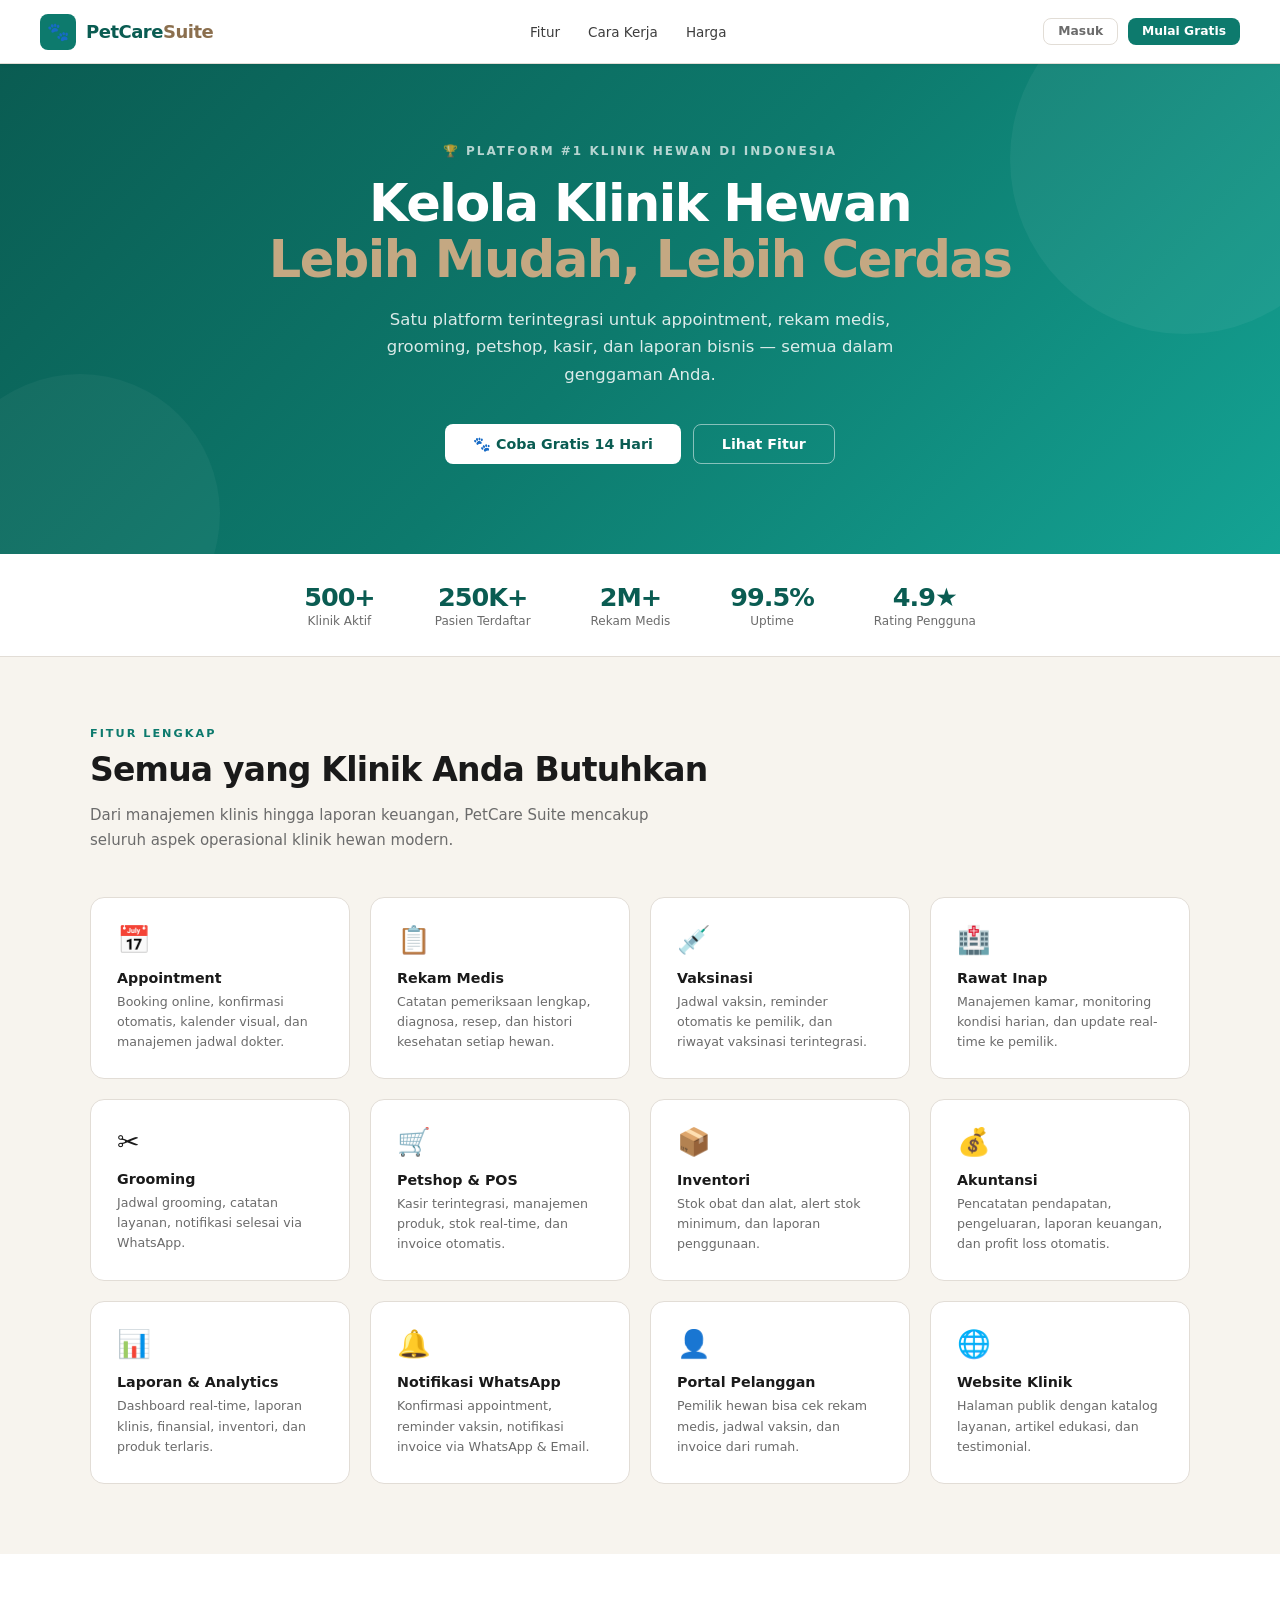
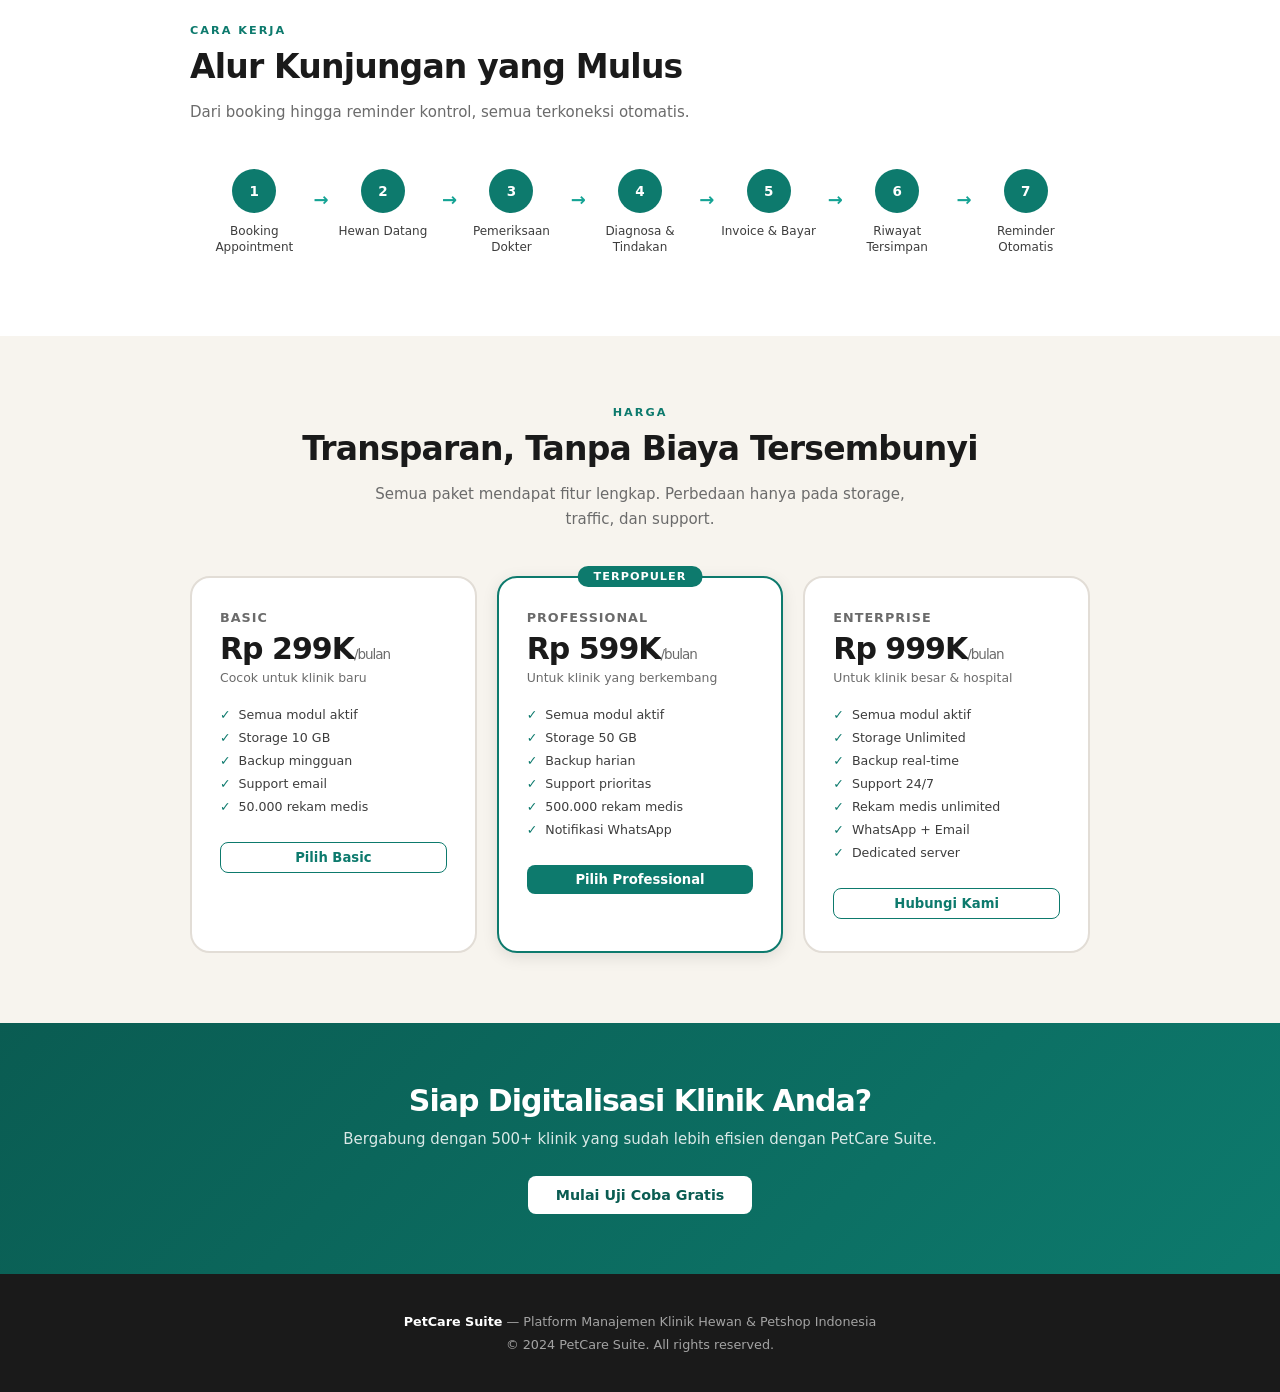
<file: petcare-suite (1).html>
<!DOCTYPE html>
<html lang="id">
<head>
<meta charset="UTF-8">
<meta name="viewport" content="width=device-width, initial-scale=1.0">
<title>PetCare Suite — Veterinary Management Platform</title>
<style>
  /* ===== DESIGN TOKENS ===== */
  :root {
    --teal-dark: #0a5c52;
    --teal: #0d7a6d;
    --teal-light: #14a394;
    --teal-pale: #e8f7f5;
    --teal-xpale: #f3fbfa;
    --sand: #f7f4ee;
    --sand-dark: #ede8de;
    --bark: #8b6f4e;
    --bark-light: #c4a882;
    --ink: #1a1a1a;
    --ink-mid: #3d3d3d;
    --ink-soft: #6b6b6b;
    --ink-muted: #9a9a9a;
    --white: #ffffff;
    --danger: #c0392b;
    --danger-light: #fdf0ef;
    --warn: #e67e22;
    --warn-light: #fef6ec;
    --success: #27ae60;
    --success-light: #edfbf3;
    --info: #2980b9;
    --info-light: #eef5fd;
    --border: #e2ddd6;
    --border-light: #f0ece6;
    --radius: 8px;
    --radius-lg: 14px;
    --radius-xl: 20px;
    --shadow-sm: 0 1px 3px rgba(0,0,0,0.08);
    --shadow: 0 4px 16px rgba(0,0,0,0.10);
    --shadow-lg: 0 12px 40px rgba(0,0,0,0.14);
    --sidebar-w: 240px;
  }

  * { box-sizing: border-box; margin: 0; padding: 0; }
  html { font-size: 15px; }
  body { font-family: 'Segoe UI', system-ui, -apple-system, sans-serif; background: var(--sand); color: var(--ink); min-height: 100vh; }

  /* ===== SCROLLBAR ===== */
  ::-webkit-scrollbar { width: 6px; }
  ::-webkit-scrollbar-track { background: transparent; }
  ::-webkit-scrollbar-thumb { background: var(--border); border-radius: 3px; }

  /* ===== PUBLIC PAGES ===== */
  #public-shell { display: flex; flex-direction: column; min-height: 100vh; }
  #public-shell.hidden, #app-shell.hidden { display: none !important; }
  #app-shell { display: flex; min-height: 100vh; }

  /* ===== NAV ===== */
  .pub-nav {
    background: var(--white);
    border-bottom: 1px solid var(--border);
    padding: 0 40px;
    height: 64px;
    display: flex;
    align-items: center;
    justify-content: space-between;
    position: sticky;
    top: 0;
    z-index: 100;
    box-shadow: var(--shadow-sm);
  }
  .pub-logo { display: flex; align-items: center; gap: 10px; text-decoration: none; }
  .pub-logo-icon { width: 36px; height: 36px; background: var(--teal); border-radius: 8px; display: flex; align-items: center; justify-content: center; font-size: 18px; }
  .pub-logo-text { font-size: 1.2rem; font-weight: 700; color: var(--teal-dark); letter-spacing: -0.5px; }
  .pub-logo-text span { color: var(--bark); }
  .pub-nav-links { display: flex; align-items: center; gap: 28px; }
  .pub-nav-links a { text-decoration: none; color: var(--ink-mid); font-size: 0.9rem; font-weight: 500; transition: color 0.15s; }
  .pub-nav-links a:hover { color: var(--teal); }
  .btn { display: inline-flex; align-items: center; justify-content: center; gap: 6px; padding: 8px 18px; border-radius: var(--radius); font-size: 0.88rem; font-weight: 600; cursor: pointer; border: none; text-decoration: none; transition: all 0.15s; line-height: 1; }
  .btn-primary { background: var(--teal); color: var(--white); }
  .btn-primary:hover { background: var(--teal-dark); }
  .btn-outline { background: transparent; color: var(--teal); border: 1.5px solid var(--teal); }
  .btn-outline:hover { background: var(--teal-pale); }
  .btn-sm { padding: 6px 14px; font-size: 0.82rem; }
  .btn-lg { padding: 12px 28px; font-size: 0.95rem; }
  .btn-danger { background: var(--danger); color: #fff; }
  .btn-danger:hover { background: #a93226; }
  .btn-ghost { background: transparent; color: var(--ink-soft); border: 1px solid var(--border); }
  .btn-ghost:hover { background: var(--sand); }
  .btn-success { background: var(--success); color: #fff; }

  /* ===== HERO ===== */
  .hero {
    background: linear-gradient(135deg, var(--teal-dark) 0%, var(--teal) 50%, var(--teal-light) 100%);
    color: white;
    padding: 80px 40px 90px;
    text-align: center;
    position: relative;
    overflow: hidden;
  }
  .hero::before {
    content: '';
    position: absolute;
    top: -80px; right: -80px;
    width: 350px; height: 350px;
    background: rgba(255,255,255,0.05);
    border-radius: 50%;
  }
  .hero::after {
    content: '';
    position: absolute;
    bottom: -100px; left: -60px;
    width: 280px; height: 280px;
    background: rgba(255,255,255,0.04);
    border-radius: 50%;
  }
  .hero-eyebrow { font-size: 0.8rem; font-weight: 700; letter-spacing: 2px; text-transform: uppercase; opacity: 0.7; margin-bottom: 18px; }
  .hero h1 { font-size: clamp(2.2rem, 5vw, 3.4rem); font-weight: 800; letter-spacing: -1.5px; line-height: 1.1; margin-bottom: 18px; }
  .hero h1 span { color: var(--bark-light); }
  .hero-sub { font-size: 1.1rem; opacity: 0.85; max-width: 560px; margin: 0 auto 36px; line-height: 1.65; }
  .hero-cta { display: flex; gap: 12px; justify-content: center; flex-wrap: wrap; }
  .btn-white { background: white; color: var(--teal-dark); font-weight: 700; }
  .btn-white:hover { background: var(--teal-xpale); }

  /* ===== STATS BAR ===== */
  .stats-bar { background: var(--white); border-bottom: 1px solid var(--border); padding: 28px 40px; display: flex; justify-content: center; gap: 60px; flex-wrap: wrap; }
  .stat-item { text-align: center; }
  .stat-num { font-size: 1.7rem; font-weight: 800; color: var(--teal-dark); letter-spacing: -1px; }
  .stat-label { font-size: 0.8rem; color: var(--ink-soft); margin-top: 2px; }

  /* ===== SECTIONS ===== */
  .section { padding: 70px 40px; }
  .section.bg-alt { background: var(--white); }
  .section-label { font-size: 0.75rem; font-weight: 700; letter-spacing: 2px; text-transform: uppercase; color: var(--teal); margin-bottom: 10px; }
  .section-title { font-size: clamp(1.6rem, 3vw, 2.2rem); font-weight: 800; color: var(--ink); letter-spacing: -0.8px; margin-bottom: 14px; }
  .section-sub { color: var(--ink-soft); font-size: 1rem; line-height: 1.65; max-width: 560px; margin-bottom: 44px; }
  .section-header { margin-bottom: 44px; }

  /* ===== FEATURE GRID ===== */
  .feature-grid { display: grid; grid-template-columns: repeat(auto-fill, minmax(240px, 1fr)); gap: 20px; max-width: 1100px; margin: 0 auto; }
  .feature-card { background: var(--white); border: 1px solid var(--border); border-radius: var(--radius-lg); padding: 26px; transition: all 0.2s; }
  .feature-card:hover { border-color: var(--teal-light); box-shadow: var(--shadow); transform: translateY(-2px); }
  .feature-icon { font-size: 1.8rem; margin-bottom: 14px; }
  .feature-title { font-size: 0.95rem; font-weight: 700; color: var(--ink); margin-bottom: 6px; }
  .feature-desc { font-size: 0.84rem; color: var(--ink-soft); line-height: 1.6; }

  /* ===== WORKFLOW ===== */
  .workflow { display: flex; align-items: flex-start; gap: 0; overflow-x: auto; padding-bottom: 10px; }
  .wf-step { flex: 1; min-width: 120px; text-align: center; position: relative; padding: 0 10px; }
  .wf-step:not(:last-child)::after { content: '→'; position: absolute; right: -10px; top: 20px; font-size: 1.2rem; color: var(--teal-light); font-weight: 700; }
  .wf-num { width: 44px; height: 44px; background: var(--teal); color: white; border-radius: 50%; display: flex; align-items: center; justify-content: center; font-weight: 700; font-size: 0.9rem; margin: 0 auto 10px; }
  .wf-label { font-size: 0.8rem; color: var(--ink-mid); font-weight: 500; line-height: 1.4; }

  /* ===== PRICING ===== */
  .pricing-grid { display: grid; grid-template-columns: repeat(3, 1fr); gap: 20px; max-width: 900px; margin: 0 auto; }
  .plan-card { border: 2px solid var(--border); border-radius: var(--radius-xl); padding: 32px 28px; background: var(--white); }
  .plan-card.featured { border-color: var(--teal); position: relative; box-shadow: var(--shadow); }
  .plan-badge { position: absolute; top: -12px; left: 50%; transform: translateX(-50%); background: var(--teal); color: white; padding: 4px 16px; border-radius: 20px; font-size: 0.75rem; font-weight: 700; letter-spacing: 1px; }
  .plan-name { font-size: 0.85rem; font-weight: 700; color: var(--ink-soft); text-transform: uppercase; letter-spacing: 1px; margin-bottom: 6px; }
  .plan-price { font-size: 2rem; font-weight: 800; color: var(--ink); letter-spacing: -1px; margin-bottom: 4px; }
  .plan-price span { font-size: 0.9rem; font-weight: 400; color: var(--ink-soft); }
  .plan-desc { font-size: 0.83rem; color: var(--ink-soft); margin-bottom: 22px; }
  .plan-features { list-style: none; margin-bottom: 28px; display: flex; flex-direction: column; gap: 8px; }
  .plan-features li { font-size: 0.84rem; color: var(--ink-mid); display: flex; align-items: center; gap: 8px; }
  .plan-features li::before { content: '✓'; color: var(--teal); font-weight: 700; flex-shrink: 0; }

  /* ===== FOOTER ===== */
  .pub-footer { background: var(--ink); color: rgba(255,255,255,0.6); padding: 40px; text-align: center; font-size: 0.85rem; margin-top: auto; }
  .pub-footer strong { color: white; }

  /* ===== LOGIN PAGE ===== */
  #login-page { display: flex; min-height: 100vh; }
  #login-page.hidden { display: none !important; }
  .login-left { flex: 1; background: linear-gradient(160deg, var(--teal-dark), var(--teal-light)); display: flex; flex-direction: column; justify-content: center; align-items: center; padding: 60px 40px; color: white; }
  .login-right { width: 480px; background: var(--white); display: flex; flex-direction: column; justify-content: center; padding: 60px 50px; }
  .login-brand { display: flex; align-items: center; gap: 12px; margin-bottom: 40px; }
  .login-brand-icon { width: 50px; height: 50px; background: rgba(255,255,255,0.15); border-radius: 12px; display: flex; align-items: center; justify-content: center; font-size: 24px; }
  .login-brand-name { font-size: 1.5rem; font-weight: 800; letter-spacing: -0.5px; }
  .login-left h2 { font-size: 2rem; font-weight: 800; letter-spacing: -1px; margin-bottom: 14px; text-align: center; }
  .login-left p { opacity: 0.8; text-align: center; line-height: 1.7; max-width: 340px; }
  .login-right h2 { font-size: 1.6rem; font-weight: 800; color: var(--ink); letter-spacing: -0.5px; margin-bottom: 6px; }
  .login-right p { color: var(--ink-soft); font-size: 0.9rem; margin-bottom: 36px; }
  .form-group { margin-bottom: 18px; }
  .form-label { display: block; font-size: 0.83rem; font-weight: 600; color: var(--ink-mid); margin-bottom: 6px; }
  .form-control { width: 100%; padding: 10px 14px; border: 1.5px solid var(--border); border-radius: var(--radius); font-size: 0.9rem; color: var(--ink); background: var(--white); transition: border-color 0.15s; outline: none; }
  .form-control:focus { border-color: var(--teal); }
  .form-select { width: 100%; padding: 10px 14px; border: 1.5px solid var(--border); border-radius: var(--radius); font-size: 0.9rem; color: var(--ink); background: var(--white); outline: none; cursor: pointer; }
  .form-select:focus { border-color: var(--teal); }
  .demo-accounts { background: var(--teal-xpale); border: 1px solid var(--teal-pale); border-radius: var(--radius); padding: 14px 16px; margin-bottom: 24px; }
  .demo-accounts p { font-size: 0.78rem; font-weight: 700; color: var(--teal-dark); margin-bottom: 8px; text-transform: uppercase; letter-spacing: 1px; }
  .demo-row { display: flex; align-items: center; justify-content: space-between; margin-bottom: 4px; }
  .demo-row span { font-size: 0.82rem; color: var(--ink-mid); }
  .demo-row .demo-badge { font-size: 0.72rem; padding: 2px 8px; border-radius: 20px; font-weight: 600; }
  .badge-owner { background: #fef0e6; color: #c05c00; }
  .badge-doctor { background: var(--info-light); color: var(--info); }
  .badge-staff { background: var(--success-light); color: var(--success); }
  .badge-customer { background: #f0e6fe; color: #6b21a8; }

  /* ===== APP SIDEBAR ===== */
  .app-sidebar { width: var(--sidebar-w); background: var(--teal-dark); display: flex; flex-direction: column; min-height: 100vh; position: sticky; top: 0; height: 100vh; overflow-y: auto; flex-shrink: 0; }
  .sidebar-logo { padding: 20px 18px; border-bottom: 1px solid rgba(255,255,255,0.1); display: flex; align-items: center; gap: 10px; }
  .sidebar-logo-icon { width: 32px; height: 32px; background: rgba(255,255,255,0.15); border-radius: 7px; display: flex; align-items: center; justify-content: center; font-size: 16px; flex-shrink: 0; }
  .sidebar-logo-text { font-size: 1rem; font-weight: 800; color: white; letter-spacing: -0.3px; }
  .sidebar-logo-text span { color: var(--bark-light); }
  .sidebar-user { padding: 14px 18px; border-bottom: 1px solid rgba(255,255,255,0.1); }
  .sidebar-user-name { font-size: 0.85rem; font-weight: 700; color: white; }
  .sidebar-user-role { font-size: 0.75rem; color: rgba(255,255,255,0.55); margin-top: 2px; }
  .sidebar-nav { padding: 12px 0; flex: 1; }
  .sidebar-section { padding: 16px 18px 6px; font-size: 0.68rem; font-weight: 700; text-transform: uppercase; letter-spacing: 1.5px; color: rgba(255,255,255,0.35); }
  .sidebar-item { display: flex; align-items: center; gap: 10px; padding: 9px 18px; color: rgba(255,255,255,0.75); font-size: 0.87rem; font-weight: 500; cursor: pointer; transition: all 0.15s; border-left: 3px solid transparent; text-decoration: none; }
  .sidebar-item:hover { background: rgba(255,255,255,0.08); color: white; }
  .sidebar-item.active { background: rgba(255,255,255,0.12); color: white; border-left-color: var(--bark-light); font-weight: 600; }
  .sidebar-item-icon { font-size: 1rem; width: 20px; text-align: center; flex-shrink: 0; }
  .sidebar-footer { padding: 14px 18px; border-top: 1px solid rgba(255,255,255,0.1); }
  .sidebar-footer a { display: flex; align-items: center; gap: 8px; color: rgba(255,255,255,0.6); font-size: 0.84rem; cursor: pointer; text-decoration: none; }
  .sidebar-footer a:hover { color: white; }

  /* ===== APP MAIN ===== */
  .app-main { flex: 1; min-width: 0; display: flex; flex-direction: column; }
  .app-topbar { background: var(--white); border-bottom: 1px solid var(--border); padding: 0 28px; height: 58px; display: flex; align-items: center; justify-content: space-between; position: sticky; top: 0; z-index: 50; }
  .app-topbar-title { font-size: 1.05rem; font-weight: 700; color: var(--ink); }
  .app-topbar-actions { display: flex; align-items: center; gap: 10px; }
  .app-content { padding: 28px; flex: 1; }

  /* ===== VIEWS ===== */
  .view { display: none; }
  .view.active { display: block; }

  /* ===== PAGE HEADER ===== */
  .page-hdr { display: flex; align-items: center; justify-content: space-between; margin-bottom: 24px; flex-wrap: wrap; gap: 12px; }
  .page-title { font-size: 1.3rem; font-weight: 800; color: var(--ink); letter-spacing: -0.5px; }
  .page-sub { font-size: 0.85rem; color: var(--ink-soft); margin-top: 2px; }

  /* ===== DASHBOARD ===== */
  .kpi-row { display: grid; grid-template-columns: repeat(auto-fill, minmax(180px, 1fr)); gap: 16px; margin-bottom: 24px; }
  .kpi-card { background: var(--white); border: 1px solid var(--border); border-radius: var(--radius-lg); padding: 20px; }
  .kpi-label { font-size: 0.78rem; color: var(--ink-soft); font-weight: 600; text-transform: uppercase; letter-spacing: 0.8px; margin-bottom: 8px; }
  .kpi-value { font-size: 1.9rem; font-weight: 800; color: var(--ink); letter-spacing: -1px; }
  .kpi-change { font-size: 0.78rem; margin-top: 4px; }
  .kpi-change.up { color: var(--success); }
  .kpi-change.down { color: var(--danger); }
  .kpi-card.accent { border-left: 4px solid var(--teal); }
  .kpi-card.accent-warn { border-left: 4px solid var(--warn); }
  .kpi-card.accent-danger { border-left: 4px solid var(--danger); }
  .kpi-card.accent-info { border-left: 4px solid var(--info); }

  /* ===== CARDS ===== */
  .card { background: var(--white); border: 1px solid var(--border); border-radius: var(--radius-lg); padding: 22px; margin-bottom: 20px; }
  .card-title { font-size: 0.95rem; font-weight: 700; color: var(--ink); margin-bottom: 16px; display: flex; align-items: center; justify-content: space-between; }
  .grid-2 { display: grid; grid-template-columns: 1fr 1fr; gap: 20px; }
  .grid-3 { display: grid; grid-template-columns: 1fr 1fr 1fr; gap: 20px; }

  /* ===== TABLE ===== */
  .table-wrap { overflow-x: auto; }
  table { width: 100%; border-collapse: collapse; }
  th { font-size: 0.78rem; font-weight: 700; text-transform: uppercase; letter-spacing: 0.8px; color: var(--ink-soft); padding: 10px 14px; border-bottom: 2px solid var(--border); text-align: left; white-space: nowrap; background: var(--sand); }
  td { padding: 11px 14px; border-bottom: 1px solid var(--border-light); font-size: 0.87rem; color: var(--ink-mid); vertical-align: middle; }
  tr:last-child td { border-bottom: none; }
  tr:hover td { background: var(--teal-xpale); }

  /* ===== BADGES ===== */
  .badge { display: inline-flex; align-items: center; gap: 4px; padding: 3px 10px; border-radius: 20px; font-size: 0.74rem; font-weight: 700; white-space: nowrap; }
  .badge-success { background: var(--success-light); color: var(--success); }
  .badge-danger { background: var(--danger-light); color: var(--danger); }
  .badge-warn { background: var(--warn-light); color: var(--warn); }
  .badge-info { background: var(--info-light); color: var(--info); }
  .badge-neutral { background: var(--sand-dark); color: var(--ink-soft); }
  .badge-teal { background: var(--teal-pale); color: var(--teal-dark); }

  /* ===== AVATAR ===== */
  .avatar { width: 34px; height: 34px; border-radius: 50%; background: var(--teal-pale); color: var(--teal-dark); display: inline-flex; align-items: center; justify-content: center; font-weight: 700; font-size: 0.82rem; flex-shrink: 0; }
  .avatar-sm { width: 28px; height: 28px; font-size: 0.72rem; }
  .inline-flex { display: inline-flex; align-items: center; gap: 10px; }

  /* ===== MODALS ===== */
  .modal-overlay { display: none; position: fixed; inset: 0; background: rgba(0,0,0,0.45); z-index: 1000; align-items: center; justify-content: center; padding: 20px; }
  .modal-overlay.open { display: flex; }
  .modal { background: var(--white); border-radius: var(--radius-xl); padding: 32px; width: 100%; max-width: 520px; max-height: 90vh; overflow-y: auto; box-shadow: var(--shadow-lg); position: relative; }
  .modal-title { font-size: 1.15rem; font-weight: 800; color: var(--ink); margin-bottom: 22px; display: flex; align-items: center; justify-content: space-between; }
  .modal-close { background: none; border: none; font-size: 1.3rem; cursor: pointer; color: var(--ink-soft); line-height: 1; }
  .modal-footer { display: flex; gap: 10px; justify-content: flex-end; margin-top: 24px; padding-top: 20px; border-top: 1px solid var(--border); }
  .form-row { display: grid; grid-template-columns: 1fr 1fr; gap: 14px; }
  textarea.form-control { resize: vertical; min-height: 80px; }

  /* ===== NOTIFICATION TOAST ===== */
  #toast-container { position: fixed; bottom: 24px; right: 24px; z-index: 9999; display: flex; flex-direction: column; gap: 10px; }
  .toast { background: var(--ink); color: white; padding: 12px 18px; border-radius: var(--radius); font-size: 0.87rem; min-width: 260px; box-shadow: var(--shadow-lg); display: flex; align-items: center; gap: 10px; animation: slideIn 0.3s ease; }
  .toast.success { background: var(--success); }
  .toast.error { background: var(--danger); }
  .toast.warn { background: var(--warn); }
  @keyframes slideIn { from { transform: translateX(100px); opacity: 0; } to { transform: translateX(0); opacity: 1; } }

  /* ===== EMPTY STATE ===== */
  .empty-state { text-align: center; padding: 60px 20px; color: var(--ink-soft); }
  .empty-state .empty-icon { font-size: 3rem; margin-bottom: 14px; opacity: 0.5; }
  .empty-state h3 { font-size: 1rem; font-weight: 700; color: var(--ink-mid); margin-bottom: 6px; }
  .empty-state p { font-size: 0.85rem; }

  /* ===== TABS ===== */
  .tabs { display: flex; gap: 0; border-bottom: 2px solid var(--border); margin-bottom: 24px; overflow-x: auto; }
  .tab { padding: 10px 18px; font-size: 0.87rem; font-weight: 600; color: var(--ink-soft); cursor: pointer; border-bottom: 2px solid transparent; margin-bottom: -2px; white-space: nowrap; transition: all 0.15s; }
  .tab.active { color: var(--teal); border-bottom-color: var(--teal); }
  .tab:hover:not(.active) { color: var(--ink); }
  .tab-panel { display: none; }
  .tab-panel.active { display: block; }

  /* ===== SEARCH & FILTER BAR ===== */
  .filter-bar { display: flex; gap: 10px; margin-bottom: 20px; flex-wrap: wrap; align-items: center; }
  .search-input { flex: 1; min-width: 200px; padding: 9px 14px 9px 36px; border: 1.5px solid var(--border); border-radius: var(--radius); font-size: 0.87rem; outline: none; background: var(--white); position: relative; }
  .search-wrap { position: relative; flex: 1; min-width: 200px; }
  .search-wrap::before { content: '🔍'; position: absolute; left: 11px; top: 50%; transform: translateY(-50%); font-size: 0.8rem; }
  .search-input:focus { border-color: var(--teal); }

  /* ===== TIMELINE ===== */
  .timeline { position: relative; padding-left: 28px; }
  .timeline::before { content: ''; position: absolute; left: 8px; top: 0; bottom: 0; width: 2px; background: var(--border); }
  .tl-item { position: relative; margin-bottom: 20px; }
  .tl-item::before { content: ''; position: absolute; left: -24px; top: 4px; width: 10px; height: 10px; border-radius: 50%; background: var(--teal); border: 2px solid white; box-shadow: 0 0 0 2px var(--teal); }
  .tl-date { font-size: 0.75rem; color: var(--ink-muted); margin-bottom: 4px; }
  .tl-content { background: var(--white); border: 1px solid var(--border); border-radius: var(--radius); padding: 12px 16px; font-size: 0.87rem; }
  .tl-title { font-weight: 700; color: var(--ink); margin-bottom: 4px; }
  .tl-body { color: var(--ink-soft); line-height: 1.6; }

  /* ===== CHART PLACEHOLDER ===== */
  .chart-placeholder { height: 160px; background: linear-gradient(to right, var(--teal-pale), var(--teal-xpale)); border-radius: var(--radius); display: flex; align-items: flex-end; padding: 10px; gap: 8px; overflow: hidden; }
  .chart-bar { background: var(--teal); border-radius: 4px 4px 0 0; flex: 1; transition: height 0.3s; min-width: 20px; }

  /* ===== NOTIFICATION PANEL ===== */
  .notif-item { display: flex; gap: 12px; padding: 12px 0; border-bottom: 1px solid var(--border-light); align-items: flex-start; }
  .notif-item:last-child { border-bottom: none; }
  .notif-icon { width: 36px; height: 36px; border-radius: 50%; display: flex; align-items: center; justify-content: center; font-size: 1.1rem; flex-shrink: 0; }
  .notif-body { flex: 1; }
  .notif-title { font-size: 0.87rem; font-weight: 600; color: var(--ink); }
  .notif-time { font-size: 0.75rem; color: var(--ink-muted); margin-top: 2px; }

  /* ===== POS ===== */
  .pos-layout { display: grid; grid-template-columns: 1fr 320px; gap: 20px; }
  .pos-products { display: grid; grid-template-columns: repeat(auto-fill, minmax(140px, 1fr)); gap: 12px; }
  .pos-product { background: var(--white); border: 1.5px solid var(--border); border-radius: var(--radius); padding: 14px; text-align: center; cursor: pointer; transition: all 0.15s; }
  .pos-product:hover { border-color: var(--teal); background: var(--teal-xpale); }
  .pos-product-icon { font-size: 1.8rem; margin-bottom: 8px; }
  .pos-product-name { font-size: 0.82rem; font-weight: 600; color: var(--ink); margin-bottom: 4px; }
  .pos-product-price { font-size: 0.8rem; color: var(--teal); font-weight: 700; }
  .pos-cart { background: var(--white); border: 1px solid var(--border); border-radius: var(--radius-lg); display: flex; flex-direction: column; }
  .pos-cart-header { padding: 16px 18px; border-bottom: 1px solid var(--border); font-weight: 700; font-size: 0.9rem; }
  .pos-cart-items { flex: 1; padding: 10px 18px; max-height: 300px; overflow-y: auto; }
  .pos-cart-item { display: flex; align-items: center; gap: 8px; padding: 8px 0; border-bottom: 1px solid var(--border-light); font-size: 0.84rem; }
  .pos-cart-item:last-child { border-bottom: none; }
  .pos-cart-item-name { flex: 1; }
  .pos-cart-item-qty { display: flex; align-items: center; gap: 6px; }
  .qty-btn { width: 22px; height: 22px; border: 1px solid var(--border); border-radius: 4px; background: none; cursor: pointer; font-size: 0.9rem; display: flex; align-items: center; justify-content: center; }
  .pos-cart-footer { padding: 16px 18px; border-top: 1px solid var(--border); }
  .pos-total { font-size: 1.1rem; font-weight: 800; color: var(--ink); display: flex; justify-content: space-between; margin-bottom: 14px; }

  /* ===== CALENDAR VIEW ===== */
  .cal-week { display: grid; grid-template-columns: repeat(7, 1fr); gap: 4px; }
  .cal-day { background: var(--white); border: 1px solid var(--border); border-radius: var(--radius); padding: 10px 8px; min-height: 100px; }
  .cal-day-label { font-size: 0.72rem; font-weight: 700; color: var(--ink-soft); margin-bottom: 6px; text-transform: uppercase; letter-spacing: 0.5px; }
  .cal-day-num { font-size: 0.88rem; font-weight: 700; color: var(--ink); margin-bottom: 6px; }
  .cal-day.today .cal-day-num { color: white; background: var(--teal); width: 24px; height: 24px; border-radius: 50%; display: flex; align-items: center; justify-content: center; font-size: 0.78rem; margin-bottom: 6px; }
  .cal-event { background: var(--teal-pale); border-left: 3px solid var(--teal); padding: 3px 6px; border-radius: 0 4px 4px 0; font-size: 0.72rem; margin-bottom: 3px; color: var(--teal-dark); cursor: pointer; }

  /* ===== PROGRESS BAR ===== */
  .progress { height: 8px; background: var(--border); border-radius: 4px; overflow: hidden; margin-top: 6px; }
  .progress-bar { height: 100%; background: var(--teal); border-radius: 4px; }

  /* ===== INFO ROW ===== */
  .info-row { display: flex; align-items: center; gap: 10px; padding: 8px 0; border-bottom: 1px solid var(--border-light); }
  .info-row:last-child { border-bottom: none; }
  .info-label { font-size: 0.8rem; color: var(--ink-soft); width: 130px; flex-shrink: 0; }
  .info-value { font-size: 0.87rem; font-weight: 600; color: var(--ink); }

  /* ===== RESPONSIVE ===== */
  @media (max-width: 900px) {
    .login-left { display: none; }
    .login-right { width: 100%; }
    .pricing-grid { grid-template-columns: 1fr; }
    .grid-2 { grid-template-columns: 1fr; }
    .grid-3 { grid-template-columns: 1fr 1fr; }
    .pos-layout { grid-template-columns: 1fr; }
    .cal-week { grid-template-columns: repeat(4, 1fr); }
    .pub-nav-links { display: none; }
  }

  @media (max-width: 600px) {
    .hero { padding: 60px 20px; }
    .section { padding: 50px 20px; }
    .stats-bar { gap: 30px; }
    .kpi-row { grid-template-columns: 1fr 1fr; }
    .grid-3 { grid-template-columns: 1fr; }
  }
</style>
</head>
<body>

<!-- ==================== TOAST CONTAINER ==================== -->
<div id="toast-container"></div>

<!-- ==================== PUBLIC WEBSITE ==================== -->
<div id="public-shell">
  <!-- NAV -->
  <nav class="pub-nav">
    <a class="pub-logo" href="#" onclick="showSection('hero')">
      <div class="pub-logo-icon">🐾</div>
      <div class="pub-logo-text">PetCare<span>Suite</span></div>
    </a>
    <div class="pub-nav-links">
      <a href="#" onclick="showSection('features')">Fitur</a>
      <a href="#" onclick="showSection('workflow-section')">Cara Kerja</a>
      <a href="#" onclick="showSection('pricing')">Harga</a>
    </div>
    <div style="display:flex;gap:10px;">
      <a class="btn btn-ghost btn-sm" href="#" onclick="showPage('login')">Masuk</a>
      <a class="btn btn-primary btn-sm" href="#" onclick="showPage('login')">Mulai Gratis</a>
    </div>
  </nav>

  <!-- HERO -->
  <section class="hero" id="hero">
    <div class="hero-eyebrow">🏆 Platform #1 Klinik Hewan di Indonesia</div>
    <h1>Kelola Klinik Hewan<br><span>Lebih Mudah, Lebih Cerdas</span></h1>
    <p class="hero-sub">Satu platform terintegrasi untuk appointment, rekam medis, grooming, petshop, kasir, dan laporan bisnis — semua dalam genggaman Anda.</p>
    <div class="hero-cta">
      <a class="btn btn-white btn-lg" href="#" onclick="showPage('login')">🐾 Coba Gratis 14 Hari</a>
      <a class="btn btn-outline btn-lg" href="#" style="color:white;border-color:rgba(255,255,255,0.5);" onclick="showSection('features')">Lihat Fitur</a>
    </div>
  </section>

  <!-- STATS -->
  <div class="stats-bar">
    <div class="stat-item"><div class="stat-num">500+</div><div class="stat-label">Klinik Aktif</div></div>
    <div class="stat-item"><div class="stat-num">250K+</div><div class="stat-label">Pasien Terdaftar</div></div>
    <div class="stat-item"><div class="stat-num">2M+</div><div class="stat-label">Rekam Medis</div></div>
    <div class="stat-item"><div class="stat-num">99.5%</div><div class="stat-label">Uptime</div></div>
    <div class="stat-item"><div class="stat-num">4.9★</div><div class="stat-label">Rating Pengguna</div></div>
  </div>

  <!-- FEATURES -->
  <section class="section" id="features">
    <div style="max-width:1100px;margin:0 auto;">
      <div class="section-header">
        <div class="section-label">Fitur Lengkap</div>
        <div class="section-title">Semua yang Klinik Anda Butuhkan</div>
        <div class="section-sub">Dari manajemen klinis hingga laporan keuangan, PetCare Suite mencakup seluruh aspek operasional klinik hewan modern.</div>
      </div>
      <div class="feature-grid">
        <div class="feature-card"><div class="feature-icon">📅</div><div class="feature-title">Appointment</div><div class="feature-desc">Booking online, konfirmasi otomatis, kalender visual, dan manajemen jadwal dokter.</div></div>
        <div class="feature-card"><div class="feature-icon">📋</div><div class="feature-title">Rekam Medis</div><div class="feature-desc">Catatan pemeriksaan lengkap, diagnosa, resep, dan histori kesehatan setiap hewan.</div></div>
        <div class="feature-card"><div class="feature-icon">💉</div><div class="feature-title">Vaksinasi</div><div class="feature-desc">Jadwal vaksin, reminder otomatis ke pemilik, dan riwayat vaksinasi terintegrasi.</div></div>
        <div class="feature-card"><div class="feature-icon">🏥</div><div class="feature-title">Rawat Inap</div><div class="feature-desc">Manajemen kamar, monitoring kondisi harian, dan update real-time ke pemilik.</div></div>
        <div class="feature-card"><div class="feature-icon">✂️</div><div class="feature-title">Grooming</div><div class="feature-desc">Jadwal grooming, catatan layanan, notifikasi selesai via WhatsApp.</div></div>
        <div class="feature-card"><div class="feature-icon">🛒</div><div class="feature-title">Petshop & POS</div><div class="feature-desc">Kasir terintegrasi, manajemen produk, stok real-time, dan invoice otomatis.</div></div>
        <div class="feature-card"><div class="feature-icon">📦</div><div class="feature-title">Inventori</div><div class="feature-desc">Stok obat dan alat, alert stok minimum, dan laporan penggunaan.</div></div>
        <div class="feature-card"><div class="feature-icon">💰</div><div class="feature-title">Akuntansi</div><div class="feature-desc">Pencatatan pendapatan, pengeluaran, laporan keuangan, dan profit loss otomatis.</div></div>
        <div class="feature-card"><div class="feature-icon">📊</div><div class="feature-title">Laporan & Analytics</div><div class="feature-desc">Dashboard real-time, laporan klinis, finansial, inventori, dan produk terlaris.</div></div>
        <div class="feature-card"><div class="feature-icon">🔔</div><div class="feature-title">Notifikasi WhatsApp</div><div class="feature-desc">Konfirmasi appointment, reminder vaksin, notifikasi invoice via WhatsApp & Email.</div></div>
        <div class="feature-card"><div class="feature-icon">👤</div><div class="feature-title">Portal Pelanggan</div><div class="feature-desc">Pemilik hewan bisa cek rekam medis, jadwal vaksin, dan invoice dari rumah.</div></div>
        <div class="feature-card"><div class="feature-icon">🌐</div><div class="feature-title">Website Klinik</div><div class="feature-desc">Halaman publik dengan katalog layanan, artikel edukasi, dan testimonial.</div></div>
      </div>
    </div>
  </section>

  <!-- WORKFLOW -->
  <section class="section bg-alt" id="workflow-section">
    <div style="max-width:900px;margin:0 auto;">
      <div class="section-header">
        <div class="section-label">Cara Kerja</div>
        <div class="section-title">Alur Kunjungan yang Mulus</div>
        <div class="section-sub">Dari booking hingga reminder kontrol, semua terkoneksi otomatis.</div>
      </div>
      <div class="workflow">
        <div class="wf-step"><div class="wf-num">1</div><div class="wf-label">Booking Appointment</div></div>
        <div class="wf-step"><div class="wf-num">2</div><div class="wf-label">Hewan Datang</div></div>
        <div class="wf-step"><div class="wf-num">3</div><div class="wf-label">Pemeriksaan Dokter</div></div>
        <div class="wf-step"><div class="wf-num">4</div><div class="wf-label">Diagnosa & Tindakan</div></div>
        <div class="wf-step"><div class="wf-num">5</div><div class="wf-label">Invoice & Bayar</div></div>
        <div class="wf-step"><div class="wf-num">6</div><div class="wf-label">Riwayat Tersimpan</div></div>
        <div class="wf-step"><div class="wf-num">7</div><div class="wf-label">Reminder Otomatis</div></div>
      </div>
    </div>
  </section>

  <!-- PRICING -->
  <section class="section" id="pricing">
    <div style="max-width:900px;margin:0 auto;">
      <div class="section-header" style="text-align:center;">
        <div class="section-label">Harga</div>
        <div class="section-title">Transparan, Tanpa Biaya Tersembunyi</div>
        <div class="section-sub" style="margin:0 auto 44px;">Semua paket mendapat fitur lengkap. Perbedaan hanya pada storage, traffic, dan support.</div>
      </div>
      <div class="pricing-grid">
        <div class="plan-card">
          <div class="plan-name">Basic</div>
          <div class="plan-price">Rp 299K<span>/bulan</span></div>
          <div class="plan-desc">Cocok untuk klinik baru</div>
          <ul class="plan-features">
            <li>Semua modul aktif</li>
            <li>Storage 10 GB</li>
            <li>Backup mingguan</li>
            <li>Support email</li>
            <li>50.000 rekam medis</li>
          </ul>
          <a class="btn btn-outline" href="#" onclick="showPage('login')" style="width:100%;">Pilih Basic</a>
        </div>
        <div class="plan-card featured">
          <div class="plan-badge">TERPOPULER</div>
          <div class="plan-name">Professional</div>
          <div class="plan-price">Rp 599K<span>/bulan</span></div>
          <div class="plan-desc">Untuk klinik yang berkembang</div>
          <ul class="plan-features">
            <li>Semua modul aktif</li>
            <li>Storage 50 GB</li>
            <li>Backup harian</li>
            <li>Support prioritas</li>
            <li>500.000 rekam medis</li>
            <li>Notifikasi WhatsApp</li>
          </ul>
          <a class="btn btn-primary" href="#" onclick="showPage('login')" style="width:100%;">Pilih Professional</a>
        </div>
        <div class="plan-card">
          <div class="plan-name">Enterprise</div>
          <div class="plan-price">Rp 999K<span>/bulan</span></div>
          <div class="plan-desc">Untuk klinik besar & hospital</div>
          <ul class="plan-features">
            <li>Semua modul aktif</li>
            <li>Storage Unlimited</li>
            <li>Backup real-time</li>
            <li>Support 24/7</li>
            <li>Rekam medis unlimited</li>
            <li>WhatsApp + Email</li>
            <li>Dedicated server</li>
          </ul>
          <a class="btn btn-outline" href="#" onclick="showPage('login')" style="width:100%;">Hubungi Kami</a>
        </div>
      </div>
    </div>
  </section>

  <!-- CTA BANNER -->
  <div style="background:linear-gradient(135deg,var(--teal-dark),var(--teal));padding:60px 40px;text-align:center;color:white;">
    <h2 style="font-size:2rem;font-weight:800;letter-spacing:-1px;margin-bottom:12px;">Siap Digitalisasi Klinik Anda?</h2>
    <p style="opacity:0.85;margin-bottom:28px;">Bergabung dengan 500+ klinik yang sudah lebih efisien dengan PetCare Suite.</p>
    <a class="btn btn-white btn-lg" href="#" onclick="showPage('login')">Mulai Uji Coba Gratis</a>
  </div>

  <!-- FOOTER -->
  <footer class="pub-footer">
    <p><strong>PetCare Suite</strong> — Platform Manajemen Klinik Hewan & Petshop Indonesia</p>
    <p style="margin-top:8px;">© 2024 PetCare Suite. All rights reserved.</p>
  </footer>
</div>

<!-- ==================== LOGIN PAGE ==================== -->
<div id="login-page" class="hidden">
  <div class="login-left">
    <div class="login-brand">
      <div class="login-brand-icon">🐾</div>
      <div class="login-brand-name">PetCare Suite</div>
    </div>
    <h2>Selamat Datang Kembali</h2>
    <p>Kelola klinik hewan Anda dengan lebih mudah, cerdas, dan efisien bersama PetCare Suite.</p>
  </div>
  <div class="login-right">
    <h2>Masuk ke Akun Anda</h2>
    <p>Gunakan akun demo di bawah untuk mencoba semua role.</p>
    <div class="demo-accounts">
      <p>Akun Demo</p>
      <div class="demo-row"><span>📧 owner@petcare.id &nbsp; 🔑 demo123</span><span class="demo-badge badge-owner">Owner</span></div>
      <div class="demo-row"><span>📧 dokter@petcare.id &nbsp; 🔑 demo123</span><span class="demo-badge badge-doctor">Dokter</span></div>
      <div class="demo-row"><span>📧 staff@petcare.id &nbsp; 🔑 demo123</span><span class="demo-badge badge-staff">Staff</span></div>
      <div class="demo-row"><span>📧 budi@gmail.com &nbsp; 🔑 demo123</span><span class="demo-badge badge-customer">Customer</span></div>
    </div>
    <div class="form-group">
      <label class="form-label">Email</label>
      <input class="form-control" id="login-email" type="email" placeholder="email@example.com" value="owner@petcare.id">
    </div>
    <div class="form-group">
      <label class="form-label">Password</label>
      <input class="form-control" id="login-password" type="password" placeholder="••••••••" value="demo123">
    </div>
    <div class="form-group">
      <label class="form-label">Role</label>
      <select class="form-select" id="login-role">
        <option value="owner">Owner — Pemilik Klinik</option>
        <option value="doctor">Doctor — Dokter Hewan</option>
        <option value="staff">Staff — Operasional</option>
        <option value="customer">Customer — Pemilik Hewan</option>
      </select>
    </div>
    <button class="btn btn-primary" style="width:100%;padding:12px;" onclick="doLogin()">Masuk</button>
    <p style="text-align:center;margin-top:16px;font-size:0.84rem;color:var(--ink-soft);">
      Belum punya akun? <a href="#" onclick="showPage('public')" style="color:var(--teal);font-weight:600;">Daftar Gratis</a>
    </p>
  </div>
</div>

<!-- ==================== APP SHELL ==================== -->
<div id="app-shell" class="hidden">
  <!-- SIDEBAR -->
  <div class="app-sidebar" id="sidebar">
    <div class="sidebar-logo">
      <div class="sidebar-logo-icon">🐾</div>
      <div class="sidebar-logo-text">PetCare<span>Suite</span></div>
    </div>
    <div class="sidebar-user">
      <div class="sidebar-user-name" id="sidebar-user-name">Loading...</div>
      <div class="sidebar-user-role" id="sidebar-user-role">—</div>
    </div>
    <div class="sidebar-nav" id="sidebar-nav"><!-- populated by JS --></div>
    <div class="sidebar-footer">
      <a href="#" onclick="doLogout()">🚪 Keluar</a>
    </div>
  </div>

  <!-- MAIN -->
  <div class="app-main">
    <div class="app-topbar">
      <div class="app-topbar-title" id="topbar-title">Dashboard</div>
      <div class="app-topbar-actions">
        <span style="font-size:0.8rem;color:var(--ink-soft);" id="topbar-date"></span>
        <button class="btn btn-ghost btn-sm" onclick="openModal('notif-modal')">🔔 <span id="notif-badge" style="background:var(--danger);color:white;border-radius:20px;padding:1px 6px;font-size:0.7rem;">3</span></button>
      </div>
    </div>
    <div class="app-content">
      <!-- VIEWS ARE INSERTED HERE BY JS -->
      <div id="view-dashboard" class="view"><!-- JS --></div>
      <div id="view-appointments" class="view"><!-- JS --></div>
      <div id="view-medical-records" class="view"><!-- JS --></div>
      <div id="view-vaccination" class="view"><!-- JS --></div>
      <div id="view-monitoring" class="view"><!-- JS --></div>
      <div id="view-inpatient" class="view"><!-- JS --></div>
      <div id="view-customers" class="view"><!-- JS --></div>
      <div id="view-pets" class="view"><!-- JS --></div>
      <div id="view-grooming" class="view"><!-- JS --></div>
      <div id="view-inventory" class="view"><!-- JS --></div>
      <div id="view-products" class="view"><!-- JS --></div>
      <div id="view-pos" class="view"><!-- JS --></div>
      <div id="view-invoices" class="view"><!-- JS --></div>
      <div id="view-accounting" class="view"><!-- JS --></div>
      <div id="view-reports" class="view"><!-- JS --></div>
      <div id="view-users" class="view"><!-- JS --></div>
      <div id="view-settings" class="view"><!-- JS --></div>
      <!-- CUSTOMER PORTAL VIEWS -->
      <div id="view-my-pets" class="view"><!-- JS --></div>
      <div id="view-my-appointments" class="view"><!-- JS --></div>
      <div id="view-my-medical" class="view"><!-- JS --></div>
      <div id="view-my-vaccination" class="view"><!-- JS --></div>
      <div id="view-my-invoices" class="view"><!-- JS --></div>
      <div id="view-my-profile" class="view"><!-- JS --></div>
    </div>
  </div>
</div>

<!-- ==================== MODALS ==================== -->
<!-- Notification Modal -->
<div class="modal-overlay" id="notif-modal">
  <div class="modal" style="max-width:420px;">
    <div class="modal-title">🔔 Notifikasi <button class="modal-close" onclick="closeModal('notif-modal')">✕</button></div>
    <div id="notif-list">
      <div class="notif-item"><div class="notif-icon" style="background:var(--teal-pale);">📅</div><div class="notif-body"><div class="notif-title">Appointment Baru — Buddy (Golden Retriever)</div><div class="notif-time">5 menit lalu</div></div></div>
      <div class="notif-item"><div class="notif-icon" style="background:var(--warn-light);">💉</div><div class="notif-body"><div class="notif-title">Reminder Vaksin — Max jatuh tempo besok</div><div class="notif-time">1 jam lalu</div></div></div>
      <div class="notif-item"><div class="notif-icon" style="background:var(--success-light);">✅</div><div class="notif-body"><div class="notif-title">Grooming selesai — Luna (Poodle) siap dijemput</div><div class="notif-time">2 jam lalu</div></div></div>
    </div>
  </div>
</div>

<!-- Generic Record Modal -->
<div class="modal-overlay" id="record-modal">
  <div class="modal">
    <div class="modal-title" id="record-modal-title">Form <button class="modal-close" onclick="closeModal('record-modal')">✕</button></div>
    <div id="record-modal-body"></div>
    <div class="modal-footer">
      <button class="btn btn-ghost" onclick="closeModal('record-modal')">Batal</button>
      <button class="btn btn-primary" onclick="saveRecord()">Simpan</button>
    </div>
  </div>
</div>

<!-- POS Payment Modal -->
<div class="modal-overlay" id="payment-modal">
  <div class="modal" style="max-width:400px;">
    <div class="modal-title">💳 Proses Pembayaran <button class="modal-close" onclick="closeModal('payment-modal')">✕</button></div>
    <div id="payment-modal-body"></div>
    <div class="modal-footer">
      <button class="btn btn-ghost" onclick="closeModal('payment-modal')">Batal</button>
      <button class="btn btn-success" onclick="processPayment()">Bayar Sekarang</button>
    </div>
  </div>
</div>

<script>
// ============================================================
// STATE & DATA
// ============================================================
let currentUser = null;
let currentView = 'dashboard';
let cart = [];

const USERS = {
  'owner@petcare.id':   { name: 'Dr. Siti Rahma', role: 'owner',    roleLabel: 'Owner',    email: 'owner@petcare.id' },
  'dokter@petcare.id':  { name: 'Dr. Ahmad Fauzi', role: 'doctor',   roleLabel: 'Dokter Hewan', email: 'dokter@petcare.id' },
  'staff@petcare.id':   { name: 'Dewi Kusuma',     role: 'staff',    roleLabel: 'Staff Klinik', email: 'staff@petcare.id' },
  'budi@gmail.com':     { name: 'Budi Santoso',    role: 'customer', roleLabel: 'Pemilik Hewan', email: 'budi@gmail.com' },
};

// Sample Data
const DATA = {
  appointments: [
    { id: 1, date: '2024-06-15', time: '09:00', customer: 'Budi Santoso', pet: 'Max (Labrador)', doctor: 'Dr. Ahmad', type: 'Pemeriksaan Umum', status: 'confirmed' },
    { id: 2, date: '2024-06-15', time: '10:30', customer: 'Sari Dewi', pet: 'Luna (Poodle)', doctor: 'Dr. Ahmad', type: 'Vaksinasi', status: 'waiting' },
    { id: 3, date: '2024-06-15', time: '13:00', customer: 'Andi Wahyu', pet: 'Buddy (Golden)', doctor: 'Dr. Ahmad', type: 'Kontrol Pasca Operasi', status: 'completed' },
    { id: 4, date: '2024-06-16', time: '09:30', customer: 'Rina Lestari', pet: 'Mochi (Kucing)', doctor: 'Dr. Ahmad', type: 'Grooming', status: 'confirmed' },
    { id: 5, date: '2024-06-16', time: '11:00', customer: 'Budi Santoso', pet: 'Bella (Shih Tzu)', doctor: 'Dr. Ahmad', type: 'Pemeriksaan Kulit', status: 'confirmed' },
  ],
  customers: [
    { id: 1, name: 'Budi Santoso', phone: '081234567890', email: 'budi@gmail.com', pets: 2, lastVisit: '2024-06-10', status: 'active' },
    { id: 2, name: 'Sari Dewi', phone: '085678901234', email: 'sari@gmail.com', pets: 1, lastVisit: '2024-06-12', status: 'active' },
    { id: 3, name: 'Andi Wahyu', phone: '087890123456', email: 'andi@gmail.com', pets: 3, lastVisit: '2024-06-08', status: 'active' },
    { id: 4, name: 'Rina Lestari', phone: '089012345678', email: 'rina@gmail.com', pets: 1, lastVisit: '2024-05-30', status: 'active' },
    { id: 5, name: 'Dian Pratama', phone: '082345678901', email: 'dian@gmail.com', pets: 2, lastVisit: '2024-06-01', status: 'inactive' },
  ],
  pets: [
    { id: 1, name: 'Max', species: 'Anjing', breed: 'Labrador', age: '3 thn', gender: 'Jantan', owner: 'Budi Santoso', weight: '28 kg', status: 'Sehat' },
    { id: 2, name: 'Bella', species: 'Anjing', breed: 'Shih Tzu', age: '2 thn', gender: 'Betina', owner: 'Budi Santoso', weight: '5.2 kg', status: 'Sehat' },
    { id: 3, name: 'Luna', species: 'Anjing', breed: 'Poodle', age: '4 thn', gender: 'Betina', owner: 'Sari Dewi', weight: '7 kg', status: 'Kontrol' },
    { id: 4, name: 'Buddy', species: 'Anjing', breed: 'Golden Retriever', age: '5 thn', gender: 'Jantan', owner: 'Andi Wahyu', weight: '32 kg', status: 'Rawat Inap' },
    { id: 5, name: 'Mochi', species: 'Kucing', breed: 'Persian', age: '1 thn', gender: 'Betina', owner: 'Rina Lestari', weight: '3.5 kg', status: 'Sehat' },
  ],
  medicalRecords: [
    { id: 1, date: '2024-06-10', pet: 'Max (Labrador)', owner: 'Budi Santoso', doctor: 'Dr. Ahmad', complaint: 'Nafsu makan berkurang', diagnosis: 'Gastritis ringan', treatment: 'Antasida + diet rendah lemak', status: 'completed' },
    { id: 2, date: '2024-06-12', pet: 'Luna (Poodle)', owner: 'Sari Dewi', doctor: 'Dr. Ahmad', complaint: 'Vaksinasi rutin', diagnosis: 'Sehat', treatment: 'Vaksin Rabies + Distemper', status: 'completed' },
    { id: 3, date: '2024-06-08', pet: 'Buddy (Golden)', owner: 'Andi Wahyu', doctor: 'Dr. Ahmad', complaint: 'Kaki depan pincang', diagnosis: 'Ligamen robek ringan', treatment: 'Anti-inflamasi + istirahat 2 minggu', status: 'follow-up' },
  ],
  vaccinations: [
    { id: 1, pet: 'Max', owner: 'Budi Santoso', vaccine: 'Rabies', date: '2024-01-15', nextDue: '2025-01-15', doctor: 'Dr. Ahmad', status: 'valid' },
    { id: 2, pet: 'Luna', owner: 'Sari Dewi', vaccine: 'DHPPiL', date: '2024-03-20', nextDue: '2025-03-20', doctor: 'Dr. Ahmad', status: 'valid' },
    { id: 3, pet: 'Mochi', owner: 'Rina Lestari', vaccine: 'FVRCP', date: '2023-12-10', nextDue: '2024-06-16', doctor: 'Dr. Ahmad', status: 'due' },
    { id: 4, pet: 'Buddy', owner: 'Andi Wahyu', vaccine: 'Bordetella', date: '2023-11-05', nextDue: '2024-05-05', doctor: 'Dr. Ahmad', status: 'overdue' },
  ],
  inpatients: [
    { id: 1, pet: 'Buddy (Golden)', owner: 'Andi Wahyu', room: 'Kamar A-1', admitted: '2024-06-08', doctor: 'Dr. Ahmad', reason: 'Ligamen robek', status: 'active', days: 7 },
    { id: 2, pet: 'Whisky (Kucing)', owner: 'Dian Pratama', room: 'Kamar B-2', admitted: '2024-06-13', doctor: 'Dr. Ahmad', reason: 'Infeksi saluran napas', status: 'active', days: 2 },
  ],
  grooming: [
    { id: 1, date: '2024-06-15', pet: 'Luna (Poodle)', owner: 'Sari Dewi', services: 'Mandi + Potong', staff: 'Dewi', price: 'Rp 150.000', status: 'in-progress' },
    { id: 2, date: '2024-06-15', pet: 'Mochi (Persian)', owner: 'Rina Lestari', services: 'Full Grooming', staff: 'Dewi', price: 'Rp 200.000', status: 'completed' },
    { id: 3, date: '2024-06-14', pet: 'Max (Labrador)', owner: 'Budi Santoso', services: 'Mandi + Sisir', staff: 'Dewi', price: 'Rp 100.000', status: 'completed' },
  ],
  inventory: [
    { id: 1, name: 'Amoxicillin 250mg', category: 'Antibiotik', stock: 120, unit: 'kapsul', minStock: 50, expiry: '2025-08-01', price: 'Rp 3.500' },
    { id: 2, name: 'Metronidazole Tablet', category: 'Antibiotik', stock: 80, unit: 'tablet', minStock: 30, expiry: '2025-06-15', price: 'Rp 2.800' },
    { id: 3, name: 'Infus NaCl 500ml', category: 'Cairan Infus', stock: 15, unit: 'botol', minStock: 20, expiry: '2025-12-01', price: 'Rp 25.000' },
    { id: 4, name: 'Jarum Suntik 5cc', category: 'Alat Medis', stock: 200, unit: 'pcs', minStock: 50, expiry: '2026-01-01', price: 'Rp 1.500' },
    { id: 5, name: 'Vitamin B Complex', category: 'Suplemen', stock: 5, unit: 'botol', minStock: 10, expiry: '2024-09-01', price: 'Rp 45.000' },
  ],
  products: [
    { id: 1, name: 'Royal Canin Medium Adult', category: 'Makanan', price: 350000, stock: 25, icon: '🐕' },
    { id: 2, name: 'Whiskas Tuna 400g', category: 'Makanan', price: 28000, stock: 50, icon: '🐟' },
    { id: 3, name: 'Shampoo Anjing Anti-Kutu', category: 'Perawatan', price: 65000, stock: 30, icon: '🛁' },
    { id: 4, name: 'Tali Leash Nylon', category: 'Aksesori', price: 45000, stock: 20, icon: '🔗' },
    { id: 5, name: 'Mainan Bola Karet', category: 'Aksesori', price: 25000, stock: 40, icon: '⚽' },
    { id: 6, name: 'Tempat Makan Stainless', category: 'Aksesori', price: 55000, stock: 15, icon: '🥣' },
    { id: 7, name: 'Obat Cacing Universal', category: 'Obat', price: 85000, stock: 35, icon: '💊' },
    { id: 8, name: 'Vitamin C Anjing', category: 'Suplemen', price: 120000, stock: 12, icon: '🌿' },
  ],
  invoices: [
    { id: 'INV-001', date: '2024-06-10', customer: 'Budi Santoso', services: 'Pemeriksaan + Obat', amount: 'Rp 350.000', status: 'paid' },
    { id: 'INV-002', date: '2024-06-12', customer: 'Sari Dewi', services: 'Vaksinasi Rabies', amount: 'Rp 250.000', status: 'paid' },
    { id: 'INV-003', date: '2024-06-14', customer: 'Rina Lestari', services: 'Grooming Full', amount: 'Rp 200.000', status: 'unpaid' },
    { id: 'INV-004', date: '2024-06-15', customer: 'Andi Wahyu', services: 'Rawat Inap 7 hari', amount: 'Rp 1.750.000', status: 'unpaid' },
  ],
  users: [
    { id: 1, name: 'Dr. Siti Rahma', email: 'owner@petcare.id', role: 'owner', status: 'active', lastLogin: '2024-06-15' },
    { id: 2, name: 'Dr. Ahmad Fauzi', email: 'dokter@petcare.id', role: 'doctor', status: 'active', lastLogin: '2024-06-15' },
    { id: 3, name: 'Dewi Kusuma', email: 'staff@petcare.id', role: 'staff', status: 'active', lastLogin: '2024-06-14' },
    { id: 4, name: 'Budi Santoso', email: 'budi@gmail.com', role: 'customer', status: 'active', lastLogin: '2024-06-13' },
  ],
};

// ============================================================
// MENUS per ROLE
// ============================================================
const MENUS = {
  owner: [
    { section: 'UTAMA' },
    { id: 'dashboard', icon: '📊', label: 'Dashboard' },
    { section: 'KLINIS' },
    { id: 'appointments', icon: '📅', label: 'Appointment' },
    { id: 'medical-records', icon: '📋', label: 'Rekam Medis' },
    { id: 'vaccination', icon: '💉', label: 'Vaksinasi' },
    { id: 'monitoring', icon: '🩺', label: 'Monitoring' },
    { id: 'inpatient', icon: '🏥', label: 'Rawat Inap' },
    { section: 'OPERASIONAL' },
    { id: 'customers', icon: '👥', label: 'Pelanggan' },
    { id: 'pets', icon: '🐾', label: 'Data Hewan' },
    { id: 'grooming', icon: '✂️', label: 'Grooming' },
    { id: 'inventory', icon: '📦', label: 'Inventori' },
    { section: 'KOMERSIAL' },
    { id: 'products', icon: '🛍️', label: 'Produk Petshop' },
    { id: 'pos', icon: '🛒', label: 'Kasir (POS)' },
    { id: 'invoices', icon: '📄', label: 'Invoice' },
    { id: 'accounting', icon: '💰', label: 'Akuntansi' },
    { section: 'MANAJEMEN' },
    { id: 'reports', icon: '📈', label: 'Laporan' },
    { id: 'users', icon: '👤', label: 'Pengguna' },
    { id: 'settings', icon: '⚙️', label: 'Pengaturan' },
  ],
  doctor: [
    { section: 'UTAMA' },
    { id: 'dashboard', icon: '📊', label: 'Dashboard' },
    { section: 'KLINIS' },
    { id: 'appointments', icon: '📅', label: 'Appointment' },
    { id: 'medical-records', icon: '📋', label: 'Rekam Medis' },
    { id: 'vaccination', icon: '💉', label: 'Vaksinasi' },
    { id: 'monitoring', icon: '🩺', label: 'Monitoring' },
  ],
  staff: [
    { section: 'UTAMA' },
    { id: 'dashboard', icon: '📊', label: 'Dashboard' },
    { section: 'OPERASIONAL' },
    { id: 'appointments', icon: '📅', label: 'Appointment' },
    { id: 'customers', icon: '👥', label: 'Pelanggan' },
    { id: 'pets', icon: '🐾', label: 'Data Hewan' },
    { id: 'grooming', icon: '✂️', label: 'Grooming' },
    { id: 'inventory', icon: '📦', label: 'Inventori' },
    { id: 'inpatient', icon: '🏥', label: 'Rawat Inap' },
    { section: 'KASIR' },
    { id: 'products', icon: '🛍️', label: 'Produk' },
    { id: 'pos', icon: '🛒', label: 'Kasir (POS)' },
    { id: 'invoices', icon: '📄', label: 'Invoice' },
  ],
  customer: [
    { section: 'PORTAL PELANGGAN' },
    { id: 'dashboard', icon: '🏠', label: 'Beranda' },
    { id: 'my-pets', icon: '🐾', label: 'Hewan Saya' },
    { id: 'my-appointments', icon: '📅', label: 'Jadwal Kunjungan' },
    { id: 'my-medical', icon: '📋', label: 'Rekam Medis' },
    { id: 'my-vaccination', icon: '💉', label: 'Vaksinasi' },
    { id: 'my-invoices', icon: '📄', label: 'Invoice Saya' },
    { id: 'my-profile', icon: '👤', label: 'Profil Saya' },
  ],
};

// ============================================================
// PAGE NAVIGATION
// ============================================================
function showPage(page) {
  document.getElementById('public-shell').classList.toggle('hidden', page !== 'public');
  document.getElementById('login-page').classList.toggle('hidden', page !== 'login');
  document.getElementById('app-shell').classList.toggle('hidden', page !== 'app');
}

function showSection(id) {
  const el = document.getElementById(id);
  if (el) el.scrollIntoView({ behavior: 'smooth' });
}

// ============================================================
// AUTH
// ============================================================
function doLogin() {
  const email = document.getElementById('login-email').value.trim();
  const pass = document.getElementById('login-password').value.trim();
  const roleSelect = document.getElementById('login-role').value;

  if (!email || !pass) { showToast('Isi email dan password', 'error'); return; }
  if (pass !== 'demo123') { showToast('Password salah', 'error'); return; }

  const user = USERS[email];
  if (!user) { showToast('Email tidak ditemukan', 'error'); return; }

  // For demo: override role with select
  currentUser = { ...user, role: roleSelect, roleLabel: { owner: 'Owner', doctor: 'Dokter Hewan', staff: 'Staff Klinik', customer: 'Pemilik Hewan' }[roleSelect] };

  document.getElementById('sidebar-user-name').textContent = currentUser.name;
  document.getElementById('sidebar-user-role').textContent = currentUser.roleLabel;

  const d = new Date();
  document.getElementById('topbar-date').textContent = d.toLocaleDateString('id-ID', { weekday: 'long', day: 'numeric', month: 'long', year: 'numeric' });

  buildSidebar();
  showPage('app');
  navigateTo('dashboard');
  showToast(`Selamat datang, ${currentUser.name}!`, 'success');
}

function doLogout() {
  currentUser = null;
  cart = [];
  showPage('public');
  showToast('Berhasil keluar', 'success');
}

// ============================================================
// SIDEBAR
// ============================================================
function buildSidebar() {
  const nav = document.getElementById('sidebar-nav');
  const menus = MENUS[currentUser.role] || [];
  nav.innerHTML = menus.map(m => {
    if (m.section) return `<div class="sidebar-section">${m.section}</div>`;
    return `<a class="sidebar-item" id="menu-${m.id}" onclick="navigateTo('${m.id}')"><span class="sidebar-item-icon">${m.icon}</span>${m.label}</a>`;
  }).join('');
}

function navigateTo(viewId) {
  // Deactivate all
  document.querySelectorAll('.view').forEach(v => v.classList.remove('active'));
  document.querySelectorAll('.sidebar-item').forEach(s => s.classList.remove('active'));

  currentView = viewId;
  const viewEl = document.getElementById('view-' + viewId);
  if (viewEl) {
    viewEl.classList.add('active');
    renderView(viewId, viewEl);
  }

  const menuEl = document.getElementById('menu-' + viewId);
  if (menuEl) menuEl.classList.add('active');

  const titles = {
    dashboard: 'Dashboard', appointments: 'Appointment', 'medical-records': 'Rekam Medis',
    vaccination: 'Vaksinasi', monitoring: 'Monitoring', inpatient: 'Rawat Inap',
    customers: 'Data Pelanggan', pets: 'Data Hewan', grooming: 'Grooming',
    inventory: 'Inventori', products: 'Produk Petshop', pos: 'Kasir (POS)',
    invoices: 'Invoice', accounting: 'Akuntansi', reports: 'Laporan & Analitik',
    users: 'Manajemen Pengguna', settings: 'Pengaturan',
    'my-pets': 'Hewan Saya', 'my-appointments': 'Jadwal Kunjungan',
    'my-medical': 'Rekam Medis', 'my-vaccination': 'Vaksinasi',
    'my-invoices': 'Invoice Saya', 'my-profile': 'Profil Saya',
  };
  document.getElementById('topbar-title').textContent = titles[viewId] || viewId;
}

// ============================================================
// VIEW RENDERER
// ============================================================
function renderView(id, el) {
  const role = currentUser?.role;
  switch(id) {
    case 'dashboard': el.innerHTML = renderDashboard(role); break;
    case 'appointments': el.innerHTML = renderAppointments(); break;
    case 'medical-records': el.innerHTML = renderMedicalRecords(); break;
    case 'vaccination': el.innerHTML = renderVaccination(); break;
    case 'monitoring': el.innerHTML = renderMonitoring(); break;
    case 'inpatient': el.innerHTML = renderInpatient(); break;
    case 'customers': el.innerHTML = renderCustomers(); break;
    case 'pets': el.innerHTML = renderPets(); break;
    case 'grooming': el.innerHTML = renderGrooming(); break;
    case 'inventory': el.innerHTML = renderInventory(); break;
    case 'products': el.innerHTML = renderProducts(); break;
    case 'pos': el.innerHTML = renderPOS(); break;
    case 'invoices': el.innerHTML = renderInvoices(); break;
    case 'accounting': el.innerHTML = renderAccounting(); break;
    case 'reports': el.innerHTML = renderReports(); break;
    case 'users': el.innerHTML = renderUsers(); break;
    case 'settings': el.innerHTML = renderSettings(); break;
    case 'my-pets': el.innerHTML = renderMyPets(); break;
    case 'my-appointments': el.innerHTML = renderMyAppointments(); break;
    case 'my-medical': el.innerHTML = renderMyMedical(); break;
    case 'my-vaccination': el.innerHTML = renderMyVaccination(); break;
    case 'my-invoices': el.innerHTML = renderMyInvoices(); break;
    case 'my-profile': el.innerHTML = renderMyProfile(); break;
  }
  // Re-attach POS listeners
  if (id === 'pos') attachPOSListeners();
}

// ============================================================
// HELPERS
// ============================================================
function statusBadge(status) {
  const map = {
    confirmed: ['badge-info', '✓ Konfirmasi'],
    waiting: ['badge-warn', '⏳ Menunggu'],
    completed: ['badge-success', '✓ Selesai'],
    cancelled: ['badge-danger', '✗ Batal'],
    active: ['badge-success', '● Aktif'],
    inactive: ['badge-neutral', '○ Nonaktif'],
    paid: ['badge-success', '✓ Lunas'],
    unpaid: ['badge-warn', '! Belum Bayar'],
    valid: ['badge-success', 'Valid'],
    due: ['badge-warn', 'Jatuh Tempo'],
    overdue: ['badge-danger', 'Terlambat'],
    'follow-up': ['badge-info', 'Follow Up'],
    'in-progress': ['badge-info', '⟳ Proses'],
    owner: ['badge-owner', '👑 Owner'],
    doctor: ['badge-doctor', '⚕ Dokter'],
    staff: ['badge-staff', '🛎 Staff'],
    customer: ['badge-customer', '👤 Customer'],
  };
  const [cls, label] = map[status] || ['badge-neutral', status];
  return `<span class="badge ${cls}">${label}</span>`;
}

function fmt(n) { return 'Rp ' + n.toLocaleString('id-ID'); }

function actionBtns(type) {
  return `<div style="display:flex;gap:6px;">
    <button class="btn btn-ghost btn-sm" onclick="showToast('Membuka detail ${type}...','success')">Detail</button>
    <button class="btn btn-ghost btn-sm" onclick="showToast('Mode edit ${type}...','success')">Edit</button>
  </div>`;
}

function pageHeader(title, sub, btnLabel, btnAction) {
  return `<div class="page-hdr">
    <div><div class="page-title">${title}</div><div class="page-sub">${sub}</div></div>
    ${btnLabel ? `<button class="btn btn-primary" onclick="${btnAction}">${btnLabel}</button>` : ''}
  </div>`;
}

// ============================================================
// CHARTS (pure CSS bars)
// ============================================================
function chartBars(data) {
  const max = Math.max(...data);
  return `<div class="chart-placeholder">${data.map(v => `<div class="chart-bar" style="height:${(v/max*90)}%"></div>`).join('')}</div>`;
}

// ============================================================
// VIEW: DASHBOARD
// ============================================================
function renderDashboard(role) {
  if (role === 'customer') return renderCustomerDashboard();
  if (role === 'doctor') return renderDoctorDashboard();

  const isOwner = role === 'owner';
  return `
    ${pageHeader('Dashboard', 'Selamat datang, ' + currentUser.name, '', '')}
    <div class="kpi-row">
      <div class="kpi-card accent"><div class="kpi-label">Pasien Hari Ini</div><div class="kpi-value">12</div><div class="kpi-change up">↑ 3 dari kemarin</div></div>
      <div class="kpi-card accent-warn"><div class="kpi-label">Appointment Pending</div><div class="kpi-value">5</div><div class="kpi-change">Butuh konfirmasi</div></div>
      <div class="kpi-card accent-info"><div class="kpi-label">Rawat Inap Aktif</div><div class="kpi-value">2</div><div class="kpi-change">Kamar A-1, B-2</div></div>
      ${isOwner ? `<div class="kpi-card accent-danger"><div class="kpi-label">Pendapatan Bulan Ini</div><div class="kpi-value" style="font-size:1.3rem;">Rp 18,5Jt</div><div class="kpi-change up">↑ 12% vs bulan lalu</div></div>` : ''}
    </div>
    <div class="grid-2">
      <div class="card">
        <div class="card-title">Appointment Hari Ini 📅
          <button class="btn btn-ghost btn-sm" onclick="navigateTo('appointments')">Lihat Semua</button>
        </div>
        <div class="table-wrap"><table>
          <thead><tr><th>Waktu</th><th>Hewan</th><th>Pemilik</th><th>Status</th></tr></thead>
          <tbody>
            ${DATA.appointments.slice(0,4).map(a=>`<tr><td><b>${a.time}</b></td><td>${a.pet}</td><td>${a.customer}</td><td>${statusBadge(a.status)}</td></tr>`).join('')}
          </tbody>
        </table></div>
      </div>
      <div class="card">
        <div class="card-title">Vaksin Jatuh Tempo 💉</div>
        ${DATA.vaccinations.filter(v=>v.status!=='valid').map(v=>`
          <div style="display:flex;align-items:center;justify-content:space-between;padding:10px 0;border-bottom:1px solid var(--border-light);">
            <div>
              <div style="font-weight:600;font-size:0.87rem;">${v.pet}</div>
              <div style="font-size:0.78rem;color:var(--ink-soft);">${v.vaccine} — ${v.nextDue}</div>
            </div>
            ${statusBadge(v.status)}
          </div>
        `).join('')}
      </div>
    </div>
    <div class="grid-2">
      <div class="card">
        <div class="card-title">Pendapatan 6 Bulan ${isOwner?'📈':''}</div>
        ${isOwner ? chartBars([12000000,15000000,11000000,18000000,16000000,18500000]) : '<div class="empty-state"><div class="empty-icon">🔒</div><p>Hanya Owner yang dapat melihat data keuangan</p></div>'}
      </div>
      <div class="card">
        <div class="card-title">Stok Menipis 📦</div>
        ${DATA.inventory.filter(i=>i.stock <= i.minStock).map(i=>`
          <div style="padding:10px 0;border-bottom:1px solid var(--border-light);">
            <div style="display:flex;justify-content:space-between;margin-bottom:4px;">
              <span style="font-size:0.87rem;font-weight:600;">${i.name}</span>
              <span style="font-size:0.82rem;color:var(--danger);font-weight:700;">${i.stock} ${i.unit}</span>
            </div>
            <div class="progress"><div class="progress-bar" style="width:${(i.stock/i.minStock*100)}%;background:var(--danger)"></div></div>
          </div>
        `).join('')}
      </div>
    </div>`;
}

function renderDoctorDashboard() {
  return `
    ${pageHeader('Dashboard Dokter', 'Selamat datang, ' + currentUser.name, '', '')}
    <div class="kpi-row">
      <div class="kpi-card accent"><div class="kpi-label">Pasien Hari Ini</div><div class="kpi-value">8</div></div>
      <div class="kpi-card accent-warn"><div class="kpi-label">Menunggu</div><div class="kpi-value">3</div></div>
      <div class="kpi-card accent-info"><div class="kpi-label">Selesai</div><div class="kpi-value">5</div></div>
    </div>
    <div class="grid-2">
      <div class="card">
        <div class="card-title">Antrian Hari Ini</div>
        ${DATA.appointments.map(a=>`
          <div style="display:flex;align-items:center;gap:12px;padding:10px 0;border-bottom:1px solid var(--border-light);">
            <div style="width:36px;height:36px;background:var(--teal-pale);border-radius:50%;display:flex;align-items:center;justify-content:center;font-weight:700;font-size:0.8rem;color:var(--teal-dark);">${a.time.split(':')[0]}</div>
            <div style="flex:1;">
              <div style="font-weight:600;font-size:0.87rem;">${a.pet}</div>
              <div style="font-size:0.77rem;color:var(--ink-soft);">${a.type}</div>
            </div>
            ${statusBadge(a.status)}
            <button class="btn btn-primary btn-sm" onclick="showToast('Membuka rekam medis...','success')">Periksa</button>
          </div>
        `).join('')}
      </div>
      <div class="card">
        <div class="card-title">Rekam Medis Terbaru</div>
        ${DATA.medicalRecords.map(r=>`
          <div style="padding:10px 0;border-bottom:1px solid var(--border-light);">
            <div style="display:flex;justify-content:space-between;margin-bottom:4px;">
              <span style="font-weight:600;font-size:0.87rem;">${r.pet}</span>
              <span style="font-size:0.75rem;color:var(--ink-muted);">${r.date}</span>
            </div>
            <div style="font-size:0.82rem;color:var(--ink-soft);">${r.diagnosis}</div>
          </div>
        `).join('')}
      </div>
    </div>`;
}

function renderCustomerDashboard() {
  return `
    ${pageHeader('Beranda', 'Selamat datang, ' + currentUser.name, '', '')}
    <div class="kpi-row">
      <div class="kpi-card accent"><div class="kpi-label">Hewan Saya</div><div class="kpi-value">2</div></div>
      <div class="kpi-card accent-warn"><div class="kpi-label">Appointment Aktif</div><div class="kpi-value">2</div></div>
      <div class="kpi-card accent-info"><div class="kpi-label">Vaksin Mendatang</div><div class="kpi-value">1</div></div>
      <div class="kpi-card accent-danger"><div class="kpi-label">Tagihan Belum Lunas</div><div class="kpi-value">0</div></div>
    </div>
    <div class="grid-2">
      <div class="card">
        <div class="card-title">Hewan Saya 🐾</div>
        ${DATA.pets.filter(p=>p.owner==='Budi Santoso').map(p=>`
          <div style="display:flex;align-items:center;gap:12px;padding:10px 0;border-bottom:1px solid var(--border-light);">
            <div style="font-size:2rem;">${p.species==='Anjing'?'🐕':'🐈'}</div>
            <div style="flex:1;"><div style="font-weight:700;font-size:0.9rem;">${p.name}</div><div style="font-size:0.78rem;color:var(--ink-soft);">${p.breed} · ${p.age}</div></div>
            ${statusBadge('active')}
          </div>
        `).join('')}
      </div>
      <div class="card">
        <div class="card-title">Appointment Berikutnya 📅</div>
        ${DATA.appointments.filter(a=>a.customer==='Budi Santoso').map(a=>`
          <div style="background:var(--teal-xpale);border:1px solid var(--teal-pale);border-radius:var(--radius);padding:12px 14px;margin-bottom:10px;">
            <div style="font-weight:700;font-size:0.9rem;">${a.date} — ${a.time}</div>
            <div style="font-size:0.83rem;color:var(--ink-soft);margin-top:4px;">${a.pet} · ${a.type}</div>
            <div style="margin-top:6px;">${statusBadge(a.status)}</div>
          </div>
        `).join('')}
      </div>
    </div>`;
}

// ============================================================
// VIEW: APPOINTMENTS
// ============================================================
function renderAppointments() {
  const isReadOnly = currentUser.role === 'doctor';
  return `
    ${pageHeader('Appointment', 'Kelola jadwal kunjungan hewan', isReadOnly ? '' : '+ Buat Appointment', "openNewAppointment()")}
    <div class="card">
      <div class="filter-bar">
        <div class="search-wrap"><input class="search-input" placeholder="Cari pasien, pemilik..."></div>
        <select class="form-select" style="width:150px;"><option>Semua Status</option><option>Konfirmasi</option><option>Menunggu</option><option>Selesai</option></select>
        <input type="date" class="form-control" style="width:160px;" value="2024-06-15">
      </div>
      <div class="table-wrap"><table>
        <thead><tr><th>Tanggal</th><th>Jam</th><th>Hewan</th><th>Pemilik</th><th>Dokter</th><th>Tipe</th><th>Status</th><th>Aksi</th></tr></thead>
        <tbody>
          ${DATA.appointments.map(a=>`
            <tr>
              <td>${a.date}</td>
              <td><b>${a.time}</b></td>
              <td>${a.pet}</td>
              <td>${a.customer}</td>
              <td>${a.doctor}</td>
              <td>${a.type}</td>
              <td>${statusBadge(a.status)}</td>
              <td>${actionBtns('appointment')}</td>
            </tr>
          `).join('')}
        </tbody>
      </table></div>
    </div>`;
}

function openNewAppointment() {
  document.getElementById('record-modal-title').textContent = '+ Buat Appointment Baru';
  document.getElementById('record-modal-body').innerHTML = `
    <div class="form-row">
      <div class="form-group"><label class="form-label">Nama Pelanggan</label><input class="form-control" placeholder="Pilih pelanggan"></div>
      <div class="form-group"><label class="form-label">Hewan</label><select class="form-select"><option>Max (Labrador)</option><option>Luna (Poodle)</option></select></div>
    </div>
    <div class="form-row">
      <div class="form-group"><label class="form-label">Tanggal</label><input class="form-control" type="date" value="2024-06-15"></div>
      <div class="form-group"><label class="form-label">Jam</label><input class="form-control" type="time" value="09:00"></div>
    </div>
    <div class="form-row">
      <div class="form-group"><label class="form-label">Dokter</label><select class="form-select"><option>Dr. Ahmad Fauzi</option></select></div>
      <div class="form-group"><label class="form-label">Jenis Kunjungan</label><select class="form-select"><option>Pemeriksaan Umum</option><option>Vaksinasi</option><option>Kontrol</option><option>Grooming</option></select></div>
    </div>
    <div class="form-group"><label class="form-label">Keluhan / Catatan</label><textarea class="form-control" placeholder="Tuliskan keluhan atau catatan tambahan..."></textarea></div>
  `;
  openModal('record-modal');
}

// ============================================================
// VIEW: MEDICAL RECORDS
// ============================================================
function renderMedicalRecords() {
  return `
    ${pageHeader('Rekam Medis', 'Riwayat pemeriksaan semua hewan', '+ Rekam Medis Baru', "openNewMedical()")}
    <div class="card">
      <div class="filter-bar">
        <div class="search-wrap"><input class="search-input" placeholder="Cari hewan, diagnosa..."></div>
        <select class="form-select" style="width:160px;"><option>Semua</option><option>Selesai</option><option>Follow Up</option></select>
      </div>
      <div class="table-wrap"><table>
        <thead><tr><th>Tanggal</th><th>Hewan</th><th>Pemilik</th><th>Dokter</th><th>Keluhan</th><th>Diagnosa</th><th>Status</th><th>Aksi</th></tr></thead>
        <tbody>
          ${DATA.medicalRecords.map(r=>`
            <tr>
              <td>${r.date}</td>
              <td><b>${r.pet}</b></td>
              <td>${r.owner}</td>
              <td>${r.doctor}</td>
              <td style="max-width:150px;">${r.complaint}</td>
              <td style="max-width:150px;">${r.diagnosis}</td>
              <td>${statusBadge(r.status)}</td>
              <td>${actionBtns('rekam medis')}</td>
            </tr>
          `).join('')}
        </tbody>
      </table></div>
    </div>`;
}

function openNewMedical() {
  document.getElementById('record-modal-title').textContent = '+ Rekam Medis Baru';
  document.getElementById('record-modal-body').innerHTML = `
    <div class="form-row">
      <div class="form-group"><label class="form-label">Hewan</label><select class="form-select"><option>Max (Labrador) — Budi</option><option>Luna (Poodle) — Sari</option></select></div>
      <div class="form-group"><label class="form-label">Tanggal Pemeriksaan</label><input class="form-control" type="date" value="2024-06-15"></div>
    </div>
    <div class="form-group"><label class="form-label">Keluhan Utama</label><textarea class="form-control" placeholder="Keluhan pemilik hewan..."></textarea></div>
    <div class="form-group"><label class="form-label">Diagnosa</label><textarea class="form-control" placeholder="Diagnosa dokter..."></textarea></div>
    <div class="form-group"><label class="form-label">Tindakan / Treatment</label><textarea class="form-control" placeholder="Tindakan yang dilakukan..."></textarea></div>
    <div class="form-row">
      <div class="form-group"><label class="form-label">Berat Badan (kg)</label><input class="form-control" type="number" placeholder="28"></div>
      <div class="form-group"><label class="form-label">Suhu Tubuh (°C)</label><input class="form-control" type="number" placeholder="38.5"></div>
    </div>
    <div class="form-group"><label class="form-label">Resep / Obat</label><textarea class="form-control" placeholder="Resep yang diberikan..."></textarea></div>
    <div class="form-group"><label class="form-label">Catatan Tambahan</label><textarea class="form-control" placeholder="Catatan atau instruksi perawatan..."></textarea></div>
  `;
  openModal('record-modal');
}

// ============================================================
// VIEW: VACCINATION
// ============================================================
function renderVaccination() {
  return `
    ${pageHeader('Vaksinasi', 'Riwayat dan jadwal vaksin hewan', '+ Catat Vaksinasi', "openModal('record-modal')")}
    <div class="kpi-row" style="margin-bottom:20px;">
      <div class="kpi-card accent"><div class="kpi-label">Valid</div><div class="kpi-value">${DATA.vaccinations.filter(v=>v.status==='valid').length}</div></div>
      <div class="kpi-card accent-warn"><div class="kpi-label">Jatuh Tempo</div><div class="kpi-value">${DATA.vaccinations.filter(v=>v.status==='due').length}</div></div>
      <div class="kpi-card accent-danger"><div class="kpi-label">Terlambat</div><div class="kpi-value">${DATA.vaccinations.filter(v=>v.status==='overdue').length}</div></div>
    </div>
    <div class="card">
      <div class="table-wrap"><table>
        <thead><tr><th>Hewan</th><th>Pemilik</th><th>Vaksin</th><th>Tanggal</th><th>Jatuh Tempo</th><th>Dokter</th><th>Status</th><th>Aksi</th></tr></thead>
        <tbody>
          ${DATA.vaccinations.map(v=>`
            <tr>
              <td><b>${v.pet}</b></td>
              <td>${v.owner}</td>
              <td>${v.vaccine}</td>
              <td>${v.date}</td>
              <td><b>${v.nextDue}</b></td>
              <td>${v.doctor}</td>
              <td>${statusBadge(v.status)}</td>
              <td><button class="btn btn-primary btn-sm" onclick="showToast('Reminder terkirim ke WhatsApp!','success')">📲 Reminder</button></td>
            </tr>
          `).join('')}
        </tbody>
      </table></div>
    </div>`;
}

// ============================================================
// VIEW: MONITORING
// ============================================================
function renderMonitoring() {
  return `
    ${pageHeader('Monitoring', 'Pantau kondisi hewan yang dirawat', '+ Monitor Baru', "openModal('record-modal')")}
    <div class="grid-2">
      ${DATA.inpatients.map(p=>`
        <div class="card">
          <div class="card-title">${p.pet} <span class="badge badge-info">Kamar ${p.room}</span></div>
          <div class="info-row"><div class="info-label">Pemilik</div><div class="info-value">${p.owner}</div></div>
          <div class="info-row"><div class="info-label">Alasan Rawat</div><div class="info-value">${p.reason}</div></div>
          <div class="info-row"><div class="info-label">Hari ke-</div><div class="info-value">${p.days}</div></div>
          <div style="margin-top:16px;">
            <div style="font-size:0.82rem;font-weight:700;color:var(--ink-soft);margin-bottom:10px;">CATATAN HARIAN</div>
            <div class="timeline">
              <div class="tl-item"><div class="tl-date">2024-06-15 08:00</div><div class="tl-content"><div class="tl-title">Kondisi Stabil</div><div class="tl-body">Makan dengan baik, suhu normal 38.2°C. Luka menunjukkan tanda-tanda penyembuhan.</div></div></div>
              <div class="tl-item"><div class="tl-date">2024-06-14 08:00</div><div class="tl-content"><div class="tl-title">Pemberian Infus</div><div class="tl-body">Infus NaCl 250ml. Masih sedikit pincang namun membaik dari kemarin.</div></div></div>
            </div>
          </div>
          <div style="margin-top:14px;display:flex;gap:8px;">
            <button class="btn btn-primary btn-sm" onclick="showToast('Update kondisi tersimpan!','success')">+ Catat Update</button>
            <button class="btn btn-ghost btn-sm" onclick="showToast('Notifikasi terkirim ke pemilik!','success')">📲 Notify Owner</button>
          </div>
        </div>
      `).join('')}
    </div>`;
}

// ============================================================
// VIEW: INPATIENT
// ============================================================
function renderInpatient() {
  return `
    ${pageHeader('Rawat Inap', 'Kelola pasien rawat inap', '+ Masuk Rawat Inap', "openModal('record-modal')")}
    <div class="kpi-row" style="margin-bottom:20px;">
      <div class="kpi-card accent"><div class="kpi-label">Pasien Aktif</div><div class="kpi-value">${DATA.inpatients.length}</div></div>
      <div class="kpi-card accent-warn"><div class="kpi-label">Kamar Terisi</div><div class="kpi-value">2</div></div>
      <div class="kpi-card accent-info"><div class="kpi-label">Kamar Tersedia</div><div class="kpi-value">4</div></div>
    </div>
    <div class="card">
      <div class="table-wrap"><table>
        <thead><tr><th>Hewan</th><th>Pemilik</th><th>Kamar</th><th>Masuk</th><th>Hari ke-</th><th>Alasan</th><th>Dokter</th><th>Aksi</th></tr></thead>
        <tbody>
          ${DATA.inpatients.map(i=>`
            <tr>
              <td><b>${i.pet}</b></td>
              <td>${i.owner}</td>
              <td><span class="badge badge-teal">${i.room}</span></td>
              <td>${i.admitted}</td>
              <td><b>${i.days}</b></td>
              <td>${i.reason}</td>
              <td>${i.doctor}</td>
              <td><button class="btn btn-success btn-sm" onclick="showToast('Pasien dipulangkan!','success')">Pulangkan</button></td>
            </tr>
          `).join('')}
        </tbody>
      </table></div>
    </div>`;
}

// ============================================================
// VIEW: CUSTOMERS
// ============================================================
function renderCustomers() {
  return `
    ${pageHeader('Data Pelanggan', currentUser.role === 'owner' ? DATA.customers.length + ' pelanggan terdaftar' : 'Kelola data pemilik hewan', '+ Pelanggan Baru', "openModal('record-modal')")}
    <div class="card">
      <div class="filter-bar">
        <div class="search-wrap"><input class="search-input" placeholder="Cari nama, email, nomor HP..."></div>
        <select class="form-select" style="width:150px;"><option>Semua Status</option><option>Aktif</option><option>Nonaktif</option></select>
      </div>
      <div class="table-wrap"><table>
        <thead><tr><th>Nama</th><th>No. HP</th><th>Email</th><th>Jml Hewan</th><th>Kunjungan Terakhir</th><th>Status</th><th>Aksi</th></tr></thead>
        <tbody>
          ${DATA.customers.map(c=>`
            <tr>
              <td><div class="inline-flex"><div class="avatar avatar-sm">${c.name[0]}</div><b>${c.name}</b></div></td>
              <td>${c.phone}</td>
              <td>${c.email}</td>
              <td><span class="badge badge-teal">${c.pets} hewan</span></td>
              <td>${c.lastVisit}</td>
              <td>${statusBadge(c.status)}</td>
              <td>${actionBtns('pelanggan')}</td>
            </tr>
          `).join('')}
        </tbody>
      </table></div>
    </div>`;
}

// ============================================================
// VIEW: PETS
// ============================================================
function renderPets() {
  return `
    ${pageHeader('Data Hewan', DATA.pets.length + ' hewan terdaftar', '+ Daftarkan Hewan', "openModal('record-modal')")}
    <div class="card">
      <div class="filter-bar">
        <div class="search-wrap"><input class="search-input" placeholder="Cari nama hewan, ras, pemilik..."></div>
        <select class="form-select" style="width:150px;"><option>Semua Spesies</option><option>Anjing</option><option>Kucing</option></select>
      </div>
      <div class="table-wrap"><table>
        <thead><tr><th>Nama</th><th>Spesies</th><th>Ras</th><th>Usia</th><th>Gender</th><th>Berat</th><th>Pemilik</th><th>Status</th><th>Aksi</th></tr></thead>
        <tbody>
          ${DATA.pets.map(p=>`
            <tr>
              <td><div class="inline-flex"><span style="font-size:1.3rem;">${p.species==='Anjing'?'🐕':'🐈'}</span><b>${p.name}</b></div></td>
              <td>${p.species}</td>
              <td>${p.breed}</td>
              <td>${p.age}</td>
              <td>${p.gender}</td>
              <td>${p.weight}</td>
              <td>${p.owner}</td>
              <td>${statusBadge(p.status==='Sehat'?'active':p.status==='Rawat Inap'?'info':'warn')}</td>
              <td>${actionBtns('hewan')}</td>
            </tr>
          `).join('')}
        </tbody>
      </table></div>
    </div>`;
}

// ============================================================
// VIEW: GROOMING
// ============================================================
function renderGrooming() {
  return `
    ${pageHeader('Grooming', 'Kelola layanan grooming', '+ Jadwal Grooming', "openModal('record-modal')")}
    <div class="card">
      <div class="table-wrap"><table>
        <thead><tr><th>Tanggal</th><th>Hewan</th><th>Pemilik</th><th>Layanan</th><th>Staff</th><th>Harga</th><th>Status</th><th>Aksi</th></tr></thead>
        <tbody>
          ${DATA.grooming.map(g=>`
            <tr>
              <td>${g.date}</td>
              <td><b>${g.pet}</b></td>
              <td>${g.owner}</td>
              <td>${g.services}</td>
              <td>${g.staff}</td>
              <td><b>${g.price}</b></td>
              <td>${statusBadge(g.status)}</td>
              <td>
                ${g.status==='in-progress'?`<button class="btn btn-success btn-sm" onclick="showToast('Grooming selesai! WA terkirim ke pemilik.','success')">✓ Selesai</button>`:actionBtns('grooming')}
              </td>
            </tr>
          `).join('')}
        </tbody>
      </table></div>
    </div>`;
}

// ============================================================
// VIEW: INVENTORY
// ============================================================
function renderInventory() {
  return `
    ${pageHeader('Inventori', 'Stok obat dan alat medis', '+ Tambah Item', "openModal('record-modal')")}
    <div class="kpi-row" style="margin-bottom:20px;">
      <div class="kpi-card accent"><div class="kpi-label">Total Item</div><div class="kpi-value">${DATA.inventory.length}</div></div>
      <div class="kpi-card accent-warn"><div class="kpi-label">Stok Menipis</div><div class="kpi-value">${DATA.inventory.filter(i=>i.stock<=i.minStock).length}</div></div>
      <div class="kpi-card accent-danger"><div class="kpi-label">Hampir Kadaluarsa</div><div class="kpi-value">1</div></div>
    </div>
    <div class="card">
      <div class="table-wrap"><table>
        <thead><tr><th>Nama Item</th><th>Kategori</th><th>Stok</th><th>Min. Stok</th><th>Kadaluarsa</th><th>Harga Satuan</th><th>Status</th><th>Aksi</th></tr></thead>
        <tbody>
          ${DATA.inventory.map(i=>`
            <tr>
              <td><b>${i.name}</b></td>
              <td>${i.category}</td>
              <td style="color:${i.stock<=i.minStock?'var(--danger)':'inherit'};font-weight:${i.stock<=i.minStock?'700':'400'};">${i.stock} ${i.unit}</td>
              <td>${i.minStock} ${i.unit}</td>
              <td>${i.expiry}</td>
              <td>${i.price}</td>
              <td>${i.stock<=i.minStock?statusBadge('overdue'):'<span class="badge badge-success">OK</span>'}</td>
              <td>${actionBtns('stok')}</td>
            </tr>
          `).join('')}
        </tbody>
      </table></div>
    </div>`;
}

// ============================================================
// VIEW: PRODUCTS
// ============================================================
function renderProducts() {
  return `
    ${pageHeader('Produk Petshop', DATA.products.length + ' produk tersedia', '+ Produk Baru', "openModal('record-modal')")}
    <div class="card">
      <div class="filter-bar">
        <div class="search-wrap"><input class="search-input" placeholder="Cari produk..."></div>
        <select class="form-select" style="width:150px;"><option>Semua Kategori</option><option>Makanan</option><option>Perawatan</option><option>Aksesori</option><option>Obat</option></select>
      </div>
      <div class="table-wrap"><table>
        <thead><tr><th>Produk</th><th>Kategori</th><th>Harga</th><th>Stok</th><th>Status</th><th>Aksi</th></tr></thead>
        <tbody>
          ${DATA.products.map(p=>`
            <tr>
              <td><div class="inline-flex"><span style="font-size:1.4rem;">${p.icon}</span><b>${p.name}</b></div></td>
              <td>${p.category}</td>
              <td><b>${fmt(p.price)}</b></td>
              <td>${p.stock}</td>
              <td>${p.stock>10?statusBadge('active'):'<span class="badge badge-warn">Stok Rendah</span>'}</td>
              <td>${actionBtns('produk')}</td>
            </tr>
          `).join('')}
        </tbody>
      </table></div>
    </div>`;
}

// ============================================================
// VIEW: POS (KASIR)
// ============================================================
function renderPOS() {
  return `
    ${pageHeader('Kasir (POS)', 'Proses transaksi petshop', '', '')}
    <div class="pos-layout">
      <div>
        <div class="card" style="margin-bottom:12px;">
          <div class="filter-bar" style="margin-bottom:0;">
            <div class="search-wrap" style="flex:1;"><input class="search-input" id="pos-search" placeholder="Cari produk..."></div>
            <select class="form-select" style="width:150px;"><option>Semua</option><option>Makanan</option><option>Perawatan</option><option>Aksesori</option></select>
          </div>
        </div>
        <div class="pos-products" id="pos-grid">
          ${DATA.products.map(p=>`
            <div class="pos-product" onclick="addToCart(${p.id})">
              <div class="pos-product-icon">${p.icon}</div>
              <div class="pos-product-name">${p.name}</div>
              <div class="pos-product-price">${fmt(p.price)}</div>
            </div>
          `).join('')}
        </div>
      </div>
      <div class="pos-cart">
        <div class="pos-cart-header">🛒 Keranjang Belanja</div>
        <div class="pos-cart-items" id="cart-items"><div class="empty-state" style="padding:30px 20px;"><div class="empty-icon">🛒</div><p>Klik produk untuk menambahkan</p></div></div>
        <div class="pos-cart-footer">
          <div style="margin-bottom:10px;">
            <div class="form-group"><label class="form-label">Pelanggan</label><select class="form-select"><option>-- Umum --</option>${DATA.customers.map(c=>`<option>${c.name}</option>`).join('')}</select></div>
          </div>
          <div class="pos-total"><span>Total</span><span id="cart-total">Rp 0</span></div>
          <button class="btn btn-primary" style="width:100%;" onclick="openPaymentModal()">💳 Proses Pembayaran</button>
        </div>
      </div>
    </div>`;
}

function attachPOSListeners() {
  renderCart();
}

function addToCart(productId) {
  const p = DATA.products.find(x => x.id === productId);
  if (!p) return;
  const existing = cart.find(c => c.id === productId);
  if (existing) { existing.qty++; }
  else { cart.push({ ...p, qty: 1 }); }
  renderCart();
  showToast(`${p.name} ditambahkan`, 'success');
}

function renderCart() {
  const container = document.getElementById('cart-items');
  const totalEl = document.getElementById('cart-total');
  if (!container) return;
  if (cart.length === 0) {
    container.innerHTML = '<div class="empty-state" style="padding:30px 20px;"><div class="empty-icon">🛒</div><p>Klik produk untuk menambahkan</p></div>';
    if (totalEl) totalEl.textContent = 'Rp 0';
    return;
  }
  container.innerHTML = cart.map((c, i) => `
    <div class="pos-cart-item">
      <span class="pos-cart-item-name">${c.icon} ${c.name}</span>
      <div class="pos-cart-item-qty">
        <button class="qty-btn" onclick="changeQty(${i}, -1)">−</button>
        <span>${c.qty}</span>
        <button class="qty-btn" onclick="changeQty(${i}, 1)">+</button>
      </div>
      <span style="font-weight:700;font-size:0.82rem;color:var(--teal);">${fmt(c.price * c.qty)}</span>
    </div>
  `).join('');
  const total = cart.reduce((s, c) => s + c.price * c.qty, 0);
  if (totalEl) totalEl.textContent = fmt(total);
}

function changeQty(idx, delta) {
  cart[idx].qty += delta;
  if (cart[idx].qty <= 0) cart.splice(idx, 1);
  renderCart();
}

function openPaymentModal() {
  if (cart.length === 0) { showToast('Keranjang masih kosong', 'error'); return; }
  const total = cart.reduce((s, c) => s + c.price * c.qty, 0);
  document.getElementById('payment-modal-body').innerHTML = `
    <div style="margin-bottom:16px;">
      ${cart.map(c => `<div style="display:flex;justify-content:space-between;padding:6px 0;border-bottom:1px solid var(--border-light);font-size:0.87rem;"><span>${c.icon} ${c.name} x${c.qty}</span><span>${fmt(c.price*c.qty)}</span></div>`).join('')}
      <div style="display:flex;justify-content:space-between;padding:12px 0;font-size:1.05rem;font-weight:800;"><span>TOTAL</span><span>${fmt(total)}</span></div>
    </div>
    <div class="form-group"><label class="form-label">Metode Pembayaran</label>
      <select class="form-select"><option>Tunai</option><option>Transfer Bank</option><option>QRIS</option><option>Kartu Debit/Kredit</option></select>
    </div>
    <div class="form-group"><label class="form-label">Jumlah Bayar</label><input class="form-control" type="number" placeholder="${total}" value="${total}"></div>
  `;
  openModal('payment-modal');
}

function processPayment() {
  const total = cart.reduce((s, c) => s + c.price * c.qty, 0);
  cart = [];
  closeModal('payment-modal');
  renderCart();
  showToast(`✓ Pembayaran ${fmt(total)} berhasil! Invoice dibuat.`, 'success');
}

// ============================================================
// VIEW: INVOICES
// ============================================================
function renderInvoices() {
  return `
    ${pageHeader('Invoice', 'Daftar semua tagihan', '+ Buat Invoice', "openModal('record-modal')")}
    <div class="card">
      <div class="filter-bar">
        <div class="search-wrap"><input class="search-input" placeholder="Cari no. invoice, pelanggan..."></div>
        <select class="form-select" style="width:150px;"><option>Semua</option><option>Lunas</option><option>Belum Bayar</option></select>
      </div>
      <div class="table-wrap"><table>
        <thead><tr><th>No. Invoice</th><th>Tanggal</th><th>Pelanggan</th><th>Layanan</th><th>Total</th><th>Status</th><th>Aksi</th></tr></thead>
        <tbody>
          ${DATA.invoices.map(i=>`
            <tr>
              <td><b>${i.id}</b></td>
              <td>${i.date}</td>
              <td>${i.customer}</td>
              <td>${i.services}</td>
              <td><b>${i.amount}</b></td>
              <td>${statusBadge(i.status)}</td>
              <td>
                <div style="display:flex;gap:6px;">
                  <button class="btn btn-ghost btn-sm" onclick="showToast('Invoice dicetak!','success')">🖨 Cetak</button>
                  ${i.status==='unpaid'?`<button class="btn btn-success btn-sm" onclick="showToast('Invoice ditandai lunas!','success')">✓ Lunas</button>`:''}
                </div>
              </td>
            </tr>
          `).join('')}
        </tbody>
      </table></div>
    </div>`;
}

// ============================================================
// VIEW: ACCOUNTING
// ============================================================
function renderAccounting() {
  const isOwner = currentUser.role === 'owner';
  if (!isOwner) return `<div class="empty-state"><div class="empty-icon">🔒</div><h3>Akses Terbatas</h3><p>Modul Akuntansi hanya dapat diakses oleh Owner.</p></div>`;
  return `
    ${pageHeader('Akuntansi', 'Pencatatan keuangan klinik', '+ Catat Transaksi', "openModal('record-modal')")}
    <div class="kpi-row">
      <div class="kpi-card accent"><div class="kpi-label">Pendapatan Bulan Ini</div><div class="kpi-value" style="font-size:1.3rem;">Rp 18,5Jt</div><div class="kpi-change up">↑ 12%</div></div>
      <div class="kpi-card accent-warn"><div class="kpi-label">Pengeluaran</div><div class="kpi-value" style="font-size:1.3rem;">Rp 6,2Jt</div><div class="kpi-change down">↑ 5%</div></div>
      <div class="kpi-card accent-info"><div class="kpi-label">Profit Bersih</div><div class="kpi-value" style="font-size:1.3rem;">Rp 12,3Jt</div><div class="kpi-change up">↑ 18%</div></div>
    </div>
    <div class="card">
      <div class="card-title">Arus Kas 6 Bulan 📊</div>
      ${chartBars([8500000, 11000000, 9200000, 14500000, 12800000, 12300000])}
      <div style="display:flex;justify-content:center;gap:20px;margin-top:10px;font-size:0.8rem;color:var(--ink-soft);">
        <span>Jan</span><span>Feb</span><span>Mar</span><span>Apr</span><span>Mei</span><span>Jun</span>
      </div>
    </div>
    <div class="card">
      <div class="card-title">Transaksi Terbaru</div>
      <div class="table-wrap"><table>
        <thead><tr><th>Tanggal</th><th>Keterangan</th><th>Tipe</th><th>Jumlah</th></tr></thead>
        <tbody>
          <tr><td>2024-06-15</td><td>Pembayaran Pemeriksaan — Max</td><td><span class="badge badge-success">Masuk</span></td><td style="color:var(--success);font-weight:700;">+ Rp 350.000</td></tr>
          <tr><td>2024-06-15</td><td>Beli Stok Amoxicillin</td><td><span class="badge badge-danger">Keluar</span></td><td style="color:var(--danger);font-weight:700;">− Rp 420.000</td></tr>
          <tr><td>2024-06-14</td><td>Pembayaran Grooming — Luna</td><td><span class="badge badge-success">Masuk</span></td><td style="color:var(--success);font-weight:700;">+ Rp 200.000</td></tr>
          <tr><td>2024-06-14</td><td>Tagihan Listrik</td><td><span class="badge badge-danger">Keluar</span></td><td style="color:var(--danger);font-weight:700;">− Rp 850.000</td></tr>
        </tbody>
      </table></div>
    </div>`;
}

// ============================================================
// VIEW: REPORTS
// ============================================================
function renderReports() {
  if (currentUser.role !== 'owner') return `<div class="empty-state"><div class="empty-icon">🔒</div><h3>Akses Terbatas</h3><p>Laporan hanya dapat diakses oleh Owner.</p></div>`;
  return `
    ${pageHeader('Laporan & Analitik', 'Insight bisnis klinik Anda', '', '')}
    <div class="tabs">
      <div class="tab active" onclick="switchTab(this,'tab-clinical')">🏥 Klinis</div>
      <div class="tab" onclick="switchTab(this,'tab-financial')">💰 Finansial</div>
      <div class="tab" onclick="switchTab(this,'tab-inventory')">📦 Inventori</div>
      <div class="tab" onclick="switchTab(this,'tab-product')">🛍️ Produk</div>
    </div>
    <div id="tab-clinical" class="tab-panel active">
      <div class="grid-3">
        <div class="kpi-card accent"><div class="kpi-label">Total Pasien Bulan Ini</div><div class="kpi-value">187</div><div class="kpi-change up">↑ 23 dari bulan lalu</div></div>
        <div class="kpi-card accent-info"><div class="kpi-label">Kunjungan Baru</div><div class="kpi-value">42</div></div>
        <div class="kpi-card accent-warn"><div class="kpi-label">Kunjungan Ulang</div><div class="kpi-value">145</div></div>
      </div>
      <div class="grid-2" style="margin-top:20px;">
        <div class="card"><div class="card-title">Diagnosa Terbanyak</div>
          ${[['Gastritis',45],['Infeksi Kulit',32],['Vaksinasi Rutin',28],['Ligamen/Sendi',15],['ISPA',12]].map(([d,n])=>`
            <div style="display:flex;align-items:center;gap:10px;margin-bottom:10px;">
              <div style="flex:1;font-size:0.87rem;">${d}</div>
              <div style="width:120px;"><div class="progress"><div class="progress-bar" style="width:${n/45*100}%"></div></div></div>
              <div style="font-size:0.82rem;font-weight:700;color:var(--teal);width:30px;text-align:right;">${n}</div>
            </div>
          `).join('')}
        </div>
        <div class="card"><div class="card-title">Aktivitas Dokter</div>
          <div class="info-row"><div class="info-label">Dr. Ahmad Fauzi</div><div class="info-value">187 pasien</div></div>
          <div style="font-size:0.82rem;color:var(--ink-soft);margin:16px 0 8px;">Distribusi Tindakan:</div>
          ${[['Pemeriksaan',45],['Vaksinasi',25],['Rawat Inap',15],['Operasi',10],['Lainnya',5]].map(([t,p])=>`
            <div style="display:flex;align-items:center;gap:10px;margin-bottom:8px;">
              <div style="font-size:0.83rem;width:110px;">${t}</div>
              <div style="flex:1;"><div class="progress"><div class="progress-bar" style="width:${p}%"></div></div></div>
              <div style="font-size:0.8rem;color:var(--ink-soft);">${p}%</div>
            </div>
          `).join('')}
        </div>
      </div>
    </div>
    <div id="tab-financial" class="tab-panel">
      <div class="grid-3">
        <div class="kpi-card accent"><div class="kpi-label">Revenue Bulan Ini</div><div class="kpi-value" style="font-size:1.3rem;">Rp 18,5Jt</div></div>
        <div class="kpi-card accent-warn"><div class="kpi-label">Expense</div><div class="kpi-value" style="font-size:1.3rem;">Rp 6,2Jt</div></div>
        <div class="kpi-card accent-info"><div class="kpi-label">Profit</div><div class="kpi-value" style="font-size:1.3rem;">Rp 12,3Jt</div></div>
      </div>
      <div class="card" style="margin-top:20px;"><div class="card-title">Revenue Trend</div>${chartBars([12000000,15000000,11000000,18000000,16000000,18500000])}</div>
    </div>
    <div id="tab-inventory" class="tab-panel">
      <div class="grid-3">
        <div class="kpi-card accent-warn"><div class="kpi-label">Stok Menipis</div><div class="kpi-value">3</div></div>
        <div class="kpi-card accent-danger"><div class="kpi-label">Hampir Kadaluarsa</div><div class="kpi-value">1</div></div>
        <div class="kpi-card accent"><div class="kpi-label">Total SKU</div><div class="kpi-value">47</div></div>
      </div>
      <div class="card" style="margin-top:20px;"><div class="card-title">Penggunaan Stok Tertinggi (Bulan Ini)</div>
        ${[['Amoxicillin 250mg','Antibiotik',80],['Infus NaCl','Cairan',45],['Jarum Suntik','Alat',200],['Vitamin B','Suplemen',30]].map(([n,c,u])=>`
          <div style="display:flex;align-items:center;gap:12px;padding:8px 0;border-bottom:1px solid var(--border-light);">
            <div style="flex:1;"><div style="font-weight:600;font-size:0.87rem;">${n}</div><div style="font-size:0.77rem;color:var(--ink-soft);">${c}</div></div>
            <span class="badge badge-teal">${u} unit</span>
          </div>
        `).join('')}
      </div>
    </div>
    <div id="tab-product" class="tab-panel">
      <div class="card"><div class="card-title">Produk Terlaris</div>
        ${DATA.products.slice(0,5).map((p,i)=>`
          <div style="display:flex;align-items:center;gap:12px;padding:10px 0;border-bottom:1px solid var(--border-light);">
            <div style="width:24px;height:24px;background:var(--teal);color:white;border-radius:50%;display:flex;align-items:center;justify-content:center;font-size:0.75rem;font-weight:700;">${i+1}</div>
            <span style="font-size:1.2rem;">${p.icon}</span>
            <div style="flex:1;font-size:0.87rem;font-weight:600;">${p.name}</div>
            <span style="font-size:0.82rem;font-weight:700;color:var(--teal);">${fmt(p.price * (50-i*8))}</span>
          </div>
        `).join('')}
      </div>
    </div>`;
}

function switchTab(tabEl, panelId) {
  tabEl.closest('.view').querySelectorAll('.tab').forEach(t => t.classList.remove('active'));
  tabEl.closest('.view').querySelectorAll('.tab-panel').forEach(p => p.classList.remove('active'));
  tabEl.classList.add('active');
  document.getElementById(panelId)?.classList.add('active');
}

// ============================================================
// VIEW: USER MANAGEMENT
// ============================================================
function renderUsers() {
  if (currentUser.role !== 'owner') return `<div class="empty-state"><div class="empty-icon">🔒</div><h3>Akses Terbatas</h3><p>Manajemen Pengguna hanya untuk Owner.</p></div>`;
  return `
    ${pageHeader('Manajemen Pengguna', '4 role aktif: Owner, Dokter, Staff, Customer', '+ Tambah Pengguna', "openModal('record-modal')")}
    <div class="kpi-row" style="margin-bottom:20px;">
      <div class="kpi-card accent"><div class="kpi-label">Owner</div><div class="kpi-value">1</div></div>
      <div class="kpi-card accent-info"><div class="kpi-label">Dokter</div><div class="kpi-value">1</div></div>
      <div class="kpi-card accent-warn"><div class="kpi-label">Staff</div><div class="kpi-value">1</div></div>
      <div class="kpi-card" style="border-left:4px solid #6b21a8;"><div class="kpi-label">Customer</div><div class="kpi-value">1</div></div>
    </div>
    <div class="card">
      <div class="table-wrap"><table>
        <thead><tr><th>Nama</th><th>Email</th><th>Role</th><th>Status</th><th>Login Terakhir</th><th>Aksi</th></tr></thead>
        <tbody>
          ${DATA.users.map(u=>`
            <tr>
              <td><div class="inline-flex"><div class="avatar">${u.name[0]}</div><b>${u.name}</b></div></td>
              <td>${u.email}</td>
              <td>${statusBadge(u.role)}</td>
              <td>${statusBadge(u.status)}</td>
              <td>${u.lastLogin}</td>
              <td>
                <div style="display:flex;gap:6px;">
                  <button class="btn btn-ghost btn-sm" onclick="showToast('Mengedit pengguna...','success')">Edit</button>
                  ${u.email!==currentUser.email?`<button class="btn btn-danger btn-sm" onclick="showToast('Status pengguna diperbarui','warn')">Non-aktifkan</button>`:'<span style="font-size:0.78rem;color:var(--ink-muted);">Anda sendiri</span>'}
                </div>
              </td>
            </tr>
          `).join('')}
        </tbody>
      </table></div>
    </div>
    <div class="card" style="background:var(--teal-xpale);border-color:var(--teal-pale);">
      <div style="font-size:0.87rem;color:var(--teal-dark);line-height:1.8;">
        <b>🔒 Kebijakan Role:</b><br>
        Platform hanya mendukung tepat <b>4 role</b> (Owner, Dokter, Staff, Customer) sesuai spesifikasi PetCare Suite v3.0. Penambahan role baru memerlukan revisi spesifikasi resmi.
      </div>
    </div>`;
}

// ============================================================
// VIEW: SETTINGS
// ============================================================
function renderSettings() {
  if (currentUser.role !== 'owner') return `<div class="empty-state"><div class="empty-icon">🔒</div><h3>Akses Terbatas</h3><p>Pengaturan hanya untuk Owner.</p></div>`;
  return `
    ${pageHeader('Pengaturan', 'Konfigurasi klinik dan modul', '', '')}
    <div class="grid-2">
      <div class="card">
        <div class="card-title">Informasi Klinik</div>
        <div class="form-group"><label class="form-label">Nama Klinik</label><input class="form-control" value="Klinik Hewan Sehat Sejahtera"></div>
        <div class="form-group"><label class="form-label">Alamat</label><textarea class="form-control">Jl. Merdeka No. 45, Jakarta Selatan</textarea></div>
        <div class="form-row">
          <div class="form-group"><label class="form-label">Telepon</label><input class="form-control" value="021-12345678"></div>
          <div class="form-group"><label class="form-label">WhatsApp</label><input class="form-control" value="081234567890"></div>
        </div>
        <div class="form-group"><label class="form-label">Email Klinik</label><input class="form-control" value="info@kliniksehat.id"></div>
        <button class="btn btn-primary" onclick="showToast('Informasi klinik disimpan!','success')">Simpan Perubahan</button>
      </div>
      <div class="card">
        <div class="card-title">Aktivasi Modul</div>
        <p style="font-size:0.83rem;color:var(--ink-soft);margin-bottom:16px;">Aktifkan atau nonaktifkan modul sesuai kebutuhan bisnis. Data tetap tersimpan saat modul dinonaktifkan.</p>
        ${[['🏥','Clinic','Modul klinis utama',true],['🩺','Monitoring','Monitoring kondisi hewan',true],['🛏','Inpatient','Rawat inap',true],['✂️','Grooming','Layanan grooming',true],['🛍','Petshop','Toko produk hewan',true],['📦','Inventory','Manajemen stok',true],['💰','Accounting','Akuntansi & keuangan',true],['🌐','Website','Website publik klinik',true]].map(([icon,name,desc,active])=>`
          <div style="display:flex;align-items:center;gap:12px;padding:10px 0;border-bottom:1px solid var(--border-light);">
            <span style="font-size:1.4rem;">${icon}</span>
            <div style="flex:1;"><div style="font-weight:600;font-size:0.87rem;">${name}</div><div style="font-size:0.77rem;color:var(--ink-soft);">${desc}</div></div>
            <label style="display:flex;align-items:center;gap:6px;cursor:pointer;">
              <input type="checkbox" ${active?'checked':''} onchange="showToast('Modul ${name} ' + (this.checked ? 'diaktifkan' : 'dinonaktifkan') + '!','success')">
              <span style="font-size:0.8rem;">${active?'Aktif':'Nonaktif'}</span>
            </label>
          </div>
        `).join('')}
      </div>
    </div>
    <div class="card">
      <div class="card-title">Notifikasi</div>
      <div class="grid-2">
        <div>
          <div style="font-weight:700;font-size:0.85rem;margin-bottom:12px;">WhatsApp</div>
          ${[['Konfirmasi Appointment',true],['Reminder Vaksin',true],['Selesai Grooming',true],['Notifikasi Invoice',true],['Update Rawat Inap',true]].map(([n,a])=>`
            <div style="display:flex;justify-content:space-between;padding:8px 0;border-bottom:1px solid var(--border-light);font-size:0.87rem;">
              <span>${n}</span>
              <input type="checkbox" ${a?'checked':''}>
            </div>
          `).join('')}
        </div>
        <div>
          <div style="font-weight:700;font-size:0.85rem;margin-bottom:12px;">Email</div>
          ${[['Konfirmasi Appointment',true],['Reminder Vaksin',true],['Notifikasi Invoice',false]].map(([n,a])=>`
            <div style="display:flex;justify-content:space-between;padding:8px 0;border-bottom:1px solid var(--border-light);font-size:0.87rem;">
              <span>${n}</span>
              <input type="checkbox" ${a?'checked':''}>
            </div>
          `).join('')}
        </div>
      </div>
      <div style="margin-top:16px;">
        <button class="btn btn-primary" onclick="showToast('Pengaturan notifikasi disimpan!','success')">Simpan Notifikasi</button>
      </div>
    </div>`;
}

// ============================================================
// CUSTOMER PORTAL VIEWS
// ============================================================
function renderMyPets() {
  const myPets = DATA.pets.filter(p => p.owner === 'Budi Santoso');
  return `
    ${pageHeader('Hewan Saya', myPets.length + ' hewan terdaftar', '+ Daftarkan Hewan Baru', "showToast('Hubungi klinik untuk mendaftarkan hewan baru.','success')")}
    <div class="grid-2">
      ${myPets.map(p=>`
        <div class="card">
          <div style="display:flex;align-items:center;gap:14px;margin-bottom:18px;">
            <div style="font-size:3rem;">${p.species==='Anjing'?'🐕':'🐈'}</div>
            <div><div style="font-size:1.2rem;font-weight:800;">${p.name}</div><div style="color:var(--ink-soft);font-size:0.87rem;">${p.breed}</div></div>
            ${statusBadge('active')}
          </div>
          <div class="info-row"><div class="info-label">Spesies</div><div class="info-value">${p.species}</div></div>
          <div class="info-row"><div class="info-label">Usia</div><div class="info-value">${p.age}</div></div>
          <div class="info-row"><div class="info-label">Gender</div><div class="info-value">${p.gender}</div></div>
          <div class="info-row"><div class="info-label">Berat</div><div class="info-value">${p.weight}</div></div>
          <div style="margin-top:14px;display:flex;gap:8px;">
            <button class="btn btn-ghost btn-sm" onclick="navigateTo('my-medical')">📋 Rekam Medis</button>
            <button class="btn btn-ghost btn-sm" onclick="navigateTo('my-vaccination')">💉 Vaksinasi</button>
          </div>
        </div>
      `).join('')}
    </div>`;
}

function renderMyAppointments() {
  const myAppts = DATA.appointments.filter(a => a.customer === 'Budi Santoso');
  return `
    ${pageHeader('Jadwal Kunjungan', 'Appointment aktif dan riwayat kunjungan', '+ Buat Appointment', "openNewAppointment()")}
    ${myAppts.map(a=>`
      <div class="card" style="display:flex;gap:16px;align-items:flex-start;">
        <div style="text-align:center;background:var(--teal-pale);border-radius:var(--radius);padding:12px 16px;min-width:70px;">
          <div style="font-size:1.4rem;font-weight:800;color:var(--teal-dark);">${a.date.split('-')[2]}</div>
          <div style="font-size:0.75rem;color:var(--teal);font-weight:600;">Jun 2024</div>
        </div>
        <div style="flex:1;">
          <div style="font-weight:700;font-size:1rem;">${a.type}</div>
          <div style="font-size:0.85rem;color:var(--ink-soft);margin-top:4px;">${a.pet} · ${a.time} · ${a.doctor}</div>
        </div>
        ${statusBadge(a.status)}
        ${a.status==='confirmed'?`<button class="btn btn-danger btn-sm" onclick="showToast('Appointment dibatalkan','warn')">Batal</button>`:''}
      </div>
    `).join('')}`;
}

function renderMyMedical() {
  return `
    ${pageHeader('Rekam Medis', 'Riwayat pemeriksaan hewan saya', '', '')}
    <div class="tabs">
      <div class="tab active" onclick="switchTab(this,'tab-max')">🐕 Max</div>
      <div class="tab" onclick="switchTab(this,'tab-bella')">🐕 Bella</div>
    </div>
    <div id="tab-max" class="tab-panel active">
      <div class="timeline">
        ${DATA.medicalRecords.filter(r=>r.owner==='Budi Santoso').map(r=>`
          <div class="tl-item">
            <div class="tl-date">${r.date}</div>
            <div class="tl-content">
              <div class="tl-title">${r.diagnosis}</div>
              <div class="tl-body">
                <b>Keluhan:</b> ${r.complaint}<br>
                <b>Tindakan:</b> ${r.treatment}<br>
                <b>Dokter:</b> ${r.doctor}
              </div>
            </div>
          </div>
        `).join('')}
      </div>
    </div>
    <div id="tab-bella" class="tab-panel">
      <div class="empty-state"><div class="empty-icon">📋</div><h3>Belum ada rekam medis</h3><p>Bella belum pernah melakukan kunjungan ke klinik.</p></div>
    </div>`;
}

function renderMyVaccination() {
  const myVax = DATA.vaccinations.filter(v => v.owner === 'Budi Santoso');
  return `
    ${pageHeader('Vaksinasi', 'Status vaksin hewan saya', '', '')}
    ${myVax.map(v=>`
      <div class="card" style="display:flex;align-items:center;gap:16px;">
        <div style="font-size:2.5rem;">💉</div>
        <div style="flex:1;">
          <div style="font-weight:700;font-size:1rem;">${v.vaccine}</div>
          <div style="font-size:0.85rem;color:var(--ink-soft);">Hewan: ${v.pet} · Tanggal: ${v.date}</div>
          <div style="font-size:0.85rem;margin-top:4px;">Jatuh tempo selanjutnya: <b>${v.nextDue}</b></div>
        </div>
        ${statusBadge(v.status)}
      </div>
    `).join('')}
    <div class="card" style="background:var(--warn-light);border-color:#f9c784;">
      <div style="font-size:0.87rem;color:#a05c00;"><b>⚠️ Pengingat:</b> Vaksin yang terlambat dapat membahayakan kesehatan hewan. Segera hubungi klinik untuk menjadwalkan vaksinasi.</div>
    </div>`;
}

function renderMyInvoices() {
  const myInv = DATA.invoices.filter(i => i.customer === 'Budi Santoso');
  return `
    ${pageHeader('Invoice Saya', 'Tagihan dan riwayat pembayaran', '', '')}
    ${myInv.length === 0 ? '<div class="empty-state"><div class="empty-icon">📄</div><h3>Tidak ada invoice</h3></div>' :
    myInv.map(i=>`
      <div class="card" style="display:flex;align-items:center;gap:16px;">
        <div style="font-size:2rem;">📄</div>
        <div style="flex:1;">
          <div style="font-weight:700;">${i.id}</div>
          <div style="font-size:0.85rem;color:var(--ink-soft);">${i.date} · ${i.services}</div>
        </div>
        <div style="text-align:right;">
          <div style="font-weight:800;font-size:1.05rem;">${i.amount}</div>
          <div style="margin-top:4px;">${statusBadge(i.status)}</div>
        </div>
        ${i.status==='unpaid'?`<button class="btn btn-success btn-sm" onclick="showToast('Menuju halaman pembayaran...','success')">Bayar</button>`:''}
      </div>
    `).join('')}`;
}

function renderMyProfile() {
  return `
    ${pageHeader('Profil Saya', 'Kelola data akun Anda', '', '')}
    <div class="grid-2">
      <div class="card">
        <div style="text-align:center;margin-bottom:24px;">
          <div class="avatar" style="width:70px;height:70px;font-size:1.8rem;margin:0 auto 12px;">B</div>
          <div style="font-size:1.15rem;font-weight:800;">Budi Santoso</div>
          <div style="color:var(--ink-soft);font-size:0.87rem;">Pemilik Hewan</div>
        </div>
        <div class="form-group"><label class="form-label">Nama Lengkap</label><input class="form-control" value="Budi Santoso"></div>
        <div class="form-group"><label class="form-label">Email</label><input class="form-control" value="budi@gmail.com" type="email"></div>
        <div class="form-group"><label class="form-label">No. HP / WhatsApp</label><input class="form-control" value="081234567890"></div>
        <div class="form-group"><label class="form-label">Alamat</label><textarea class="form-control">Jl. Sudirman No. 12, Jakarta</textarea></div>
        <button class="btn btn-primary" onclick="showToast('Profil berhasil diperbarui!','success')">Simpan Perubahan</button>
      </div>
      <div class="card">
        <div class="card-title">Ganti Password</div>
        <div class="form-group"><label class="form-label">Password Lama</label><input class="form-control" type="password" placeholder="••••••••"></div>
        <div class="form-group"><label class="form-label">Password Baru</label><input class="form-control" type="password" placeholder="••••••••"></div>
        <div class="form-group"><label class="form-label">Konfirmasi Password Baru</label><input class="form-control" type="password" placeholder="••••••••"></div>
        <button class="btn btn-primary" onclick="showToast('Password berhasil diubah!','success')">Ubah Password</button>
        <div class="card" style="margin-top:20px;background:var(--teal-xpale);border-color:var(--teal-pale);">
          <div class="card-title" style="font-size:0.9rem;">Preferensi Notifikasi</div>
          <div style="display:flex;justify-content:space-between;padding:8px 0;font-size:0.87rem;border-bottom:1px solid var(--border-light);">
            <span>Notifikasi WhatsApp</span><input type="checkbox" checked>
          </div>
          <div style="display:flex;justify-content:space-between;padding:8px 0;font-size:0.87rem;">
            <span>Notifikasi Email</span><input type="checkbox" checked>
          </div>
        </div>
      </div>
    </div>`;
}

// ============================================================
// MODAL HELPERS
// ============================================================
function openModal(id) { document.getElementById(id)?.classList.add('open'); }
function closeModal(id) { document.getElementById(id)?.classList.remove('open'); }

document.addEventListener('click', function(e) {
  if (e.target.classList.contains('modal-overlay')) {
    e.target.classList.remove('open');
  }
});

function saveRecord() {
  closeModal('record-modal');
  showToast('Data berhasil disimpan!', 'success');
}

// ============================================================
// TOAST
// ============================================================
function showToast(message, type = 'success') {
  const container = document.getElementById('toast-container');
  const toast = document.createElement('div');
  toast.className = `toast ${type}`;
  toast.innerHTML = `${type==='success'?'✓':type==='error'?'✗':'⚠'} ${message}`;
  container.appendChild(toast);
  setTimeout(() => toast.remove(), 3500);
}

// ============================================================
// INIT
// ============================================================
showPage('public');
</script>
</body>
</html>
</file>
